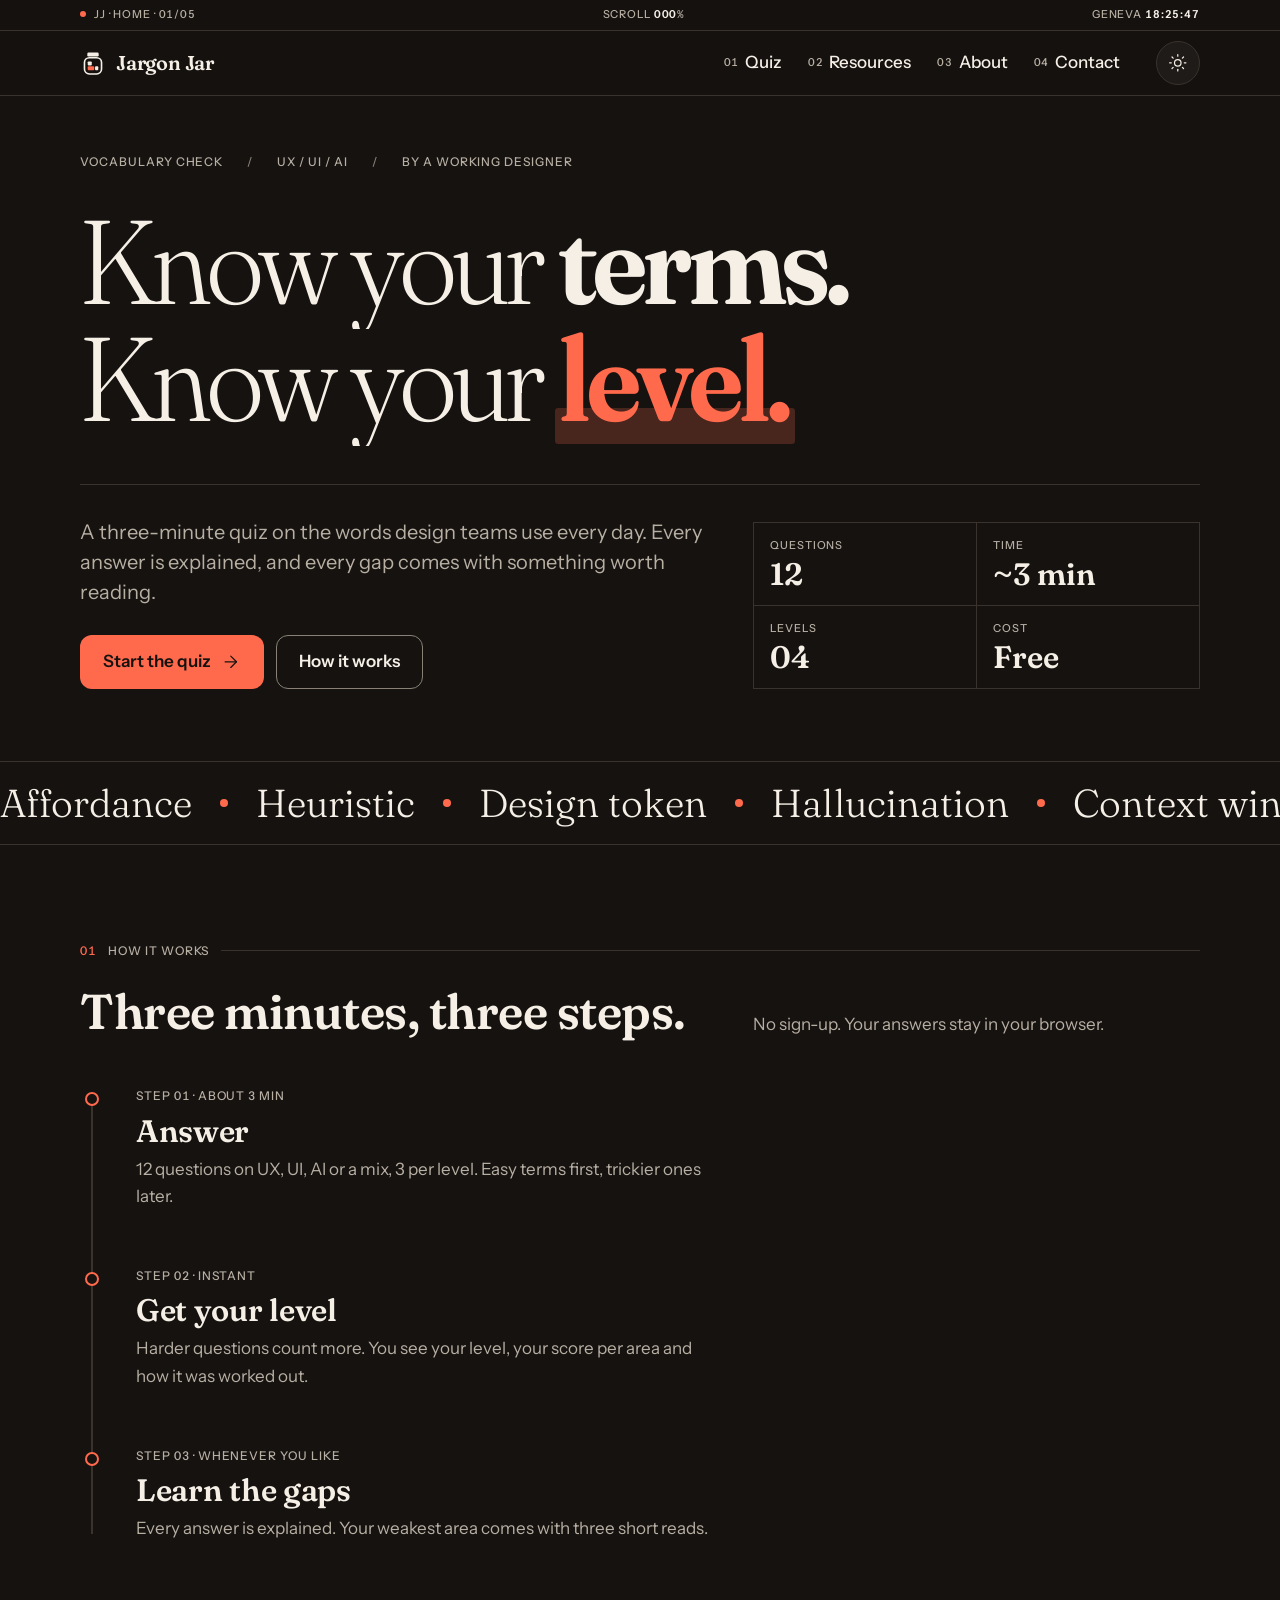
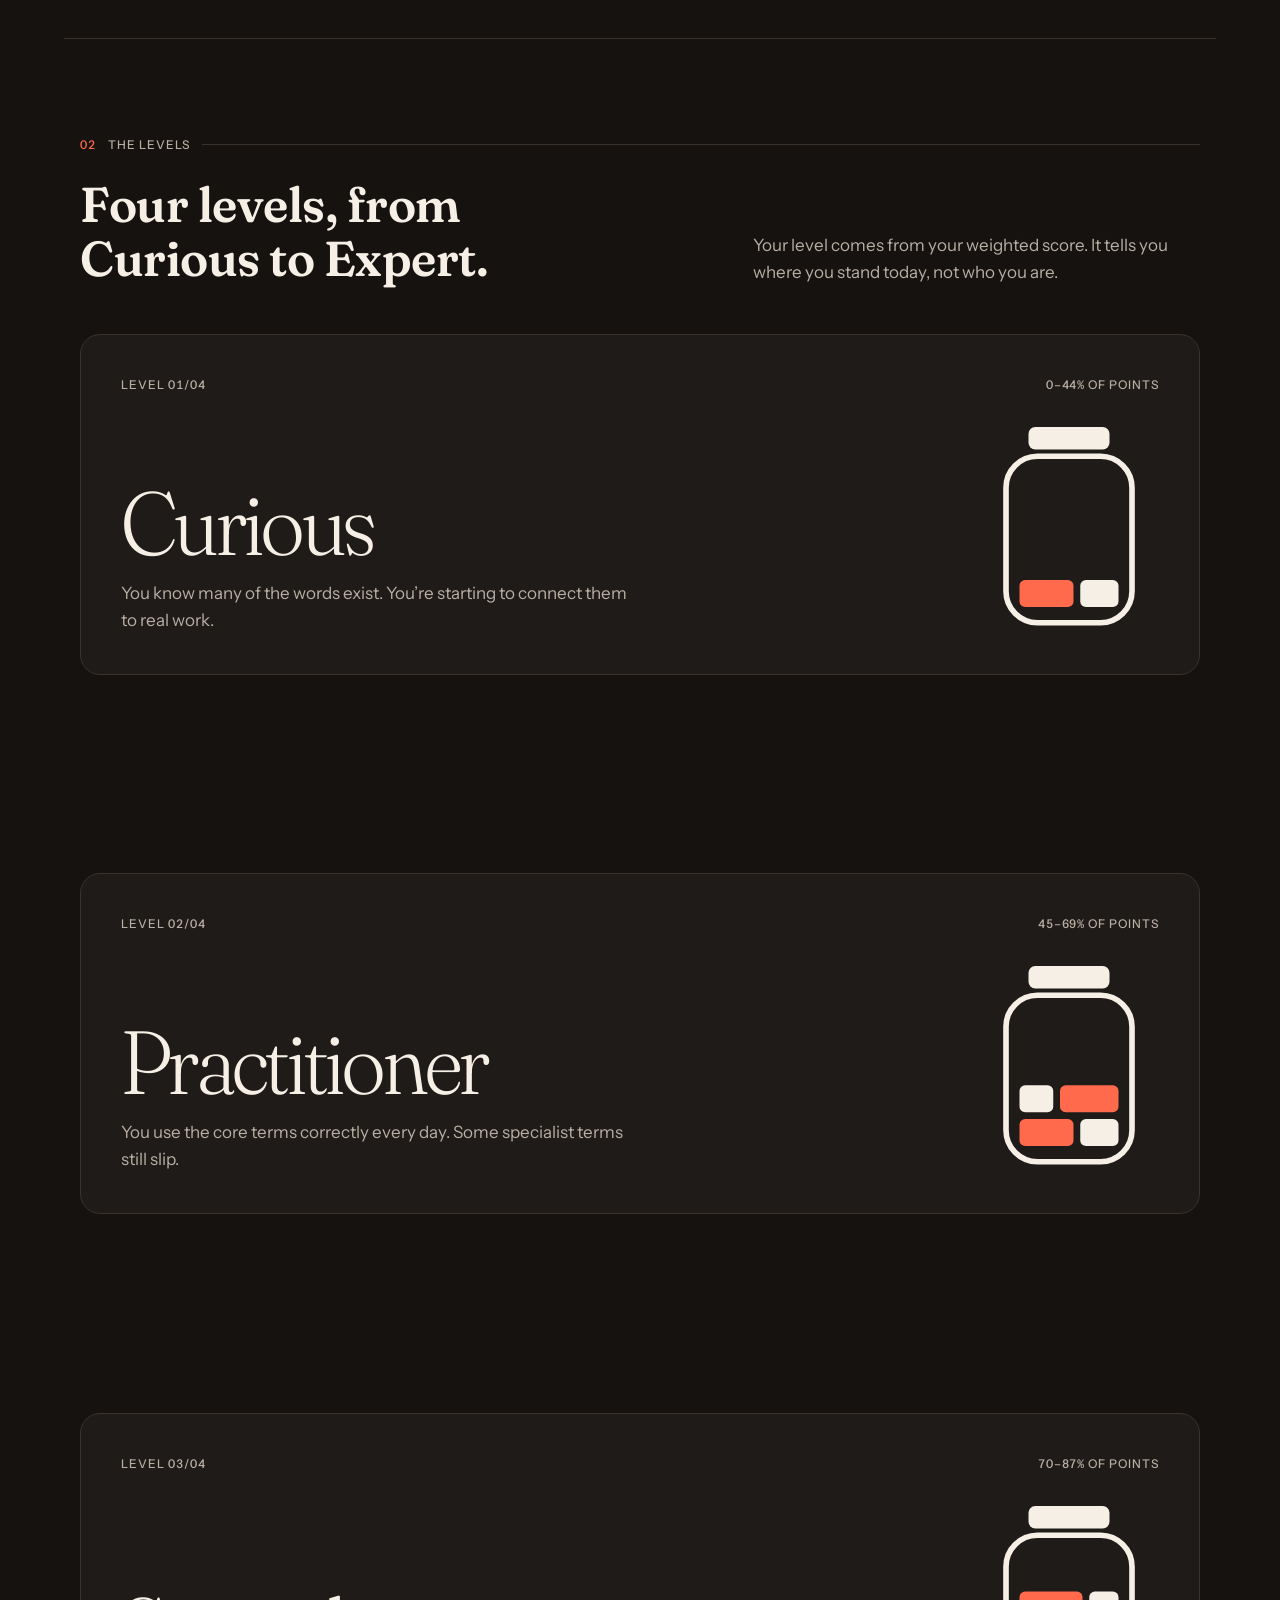
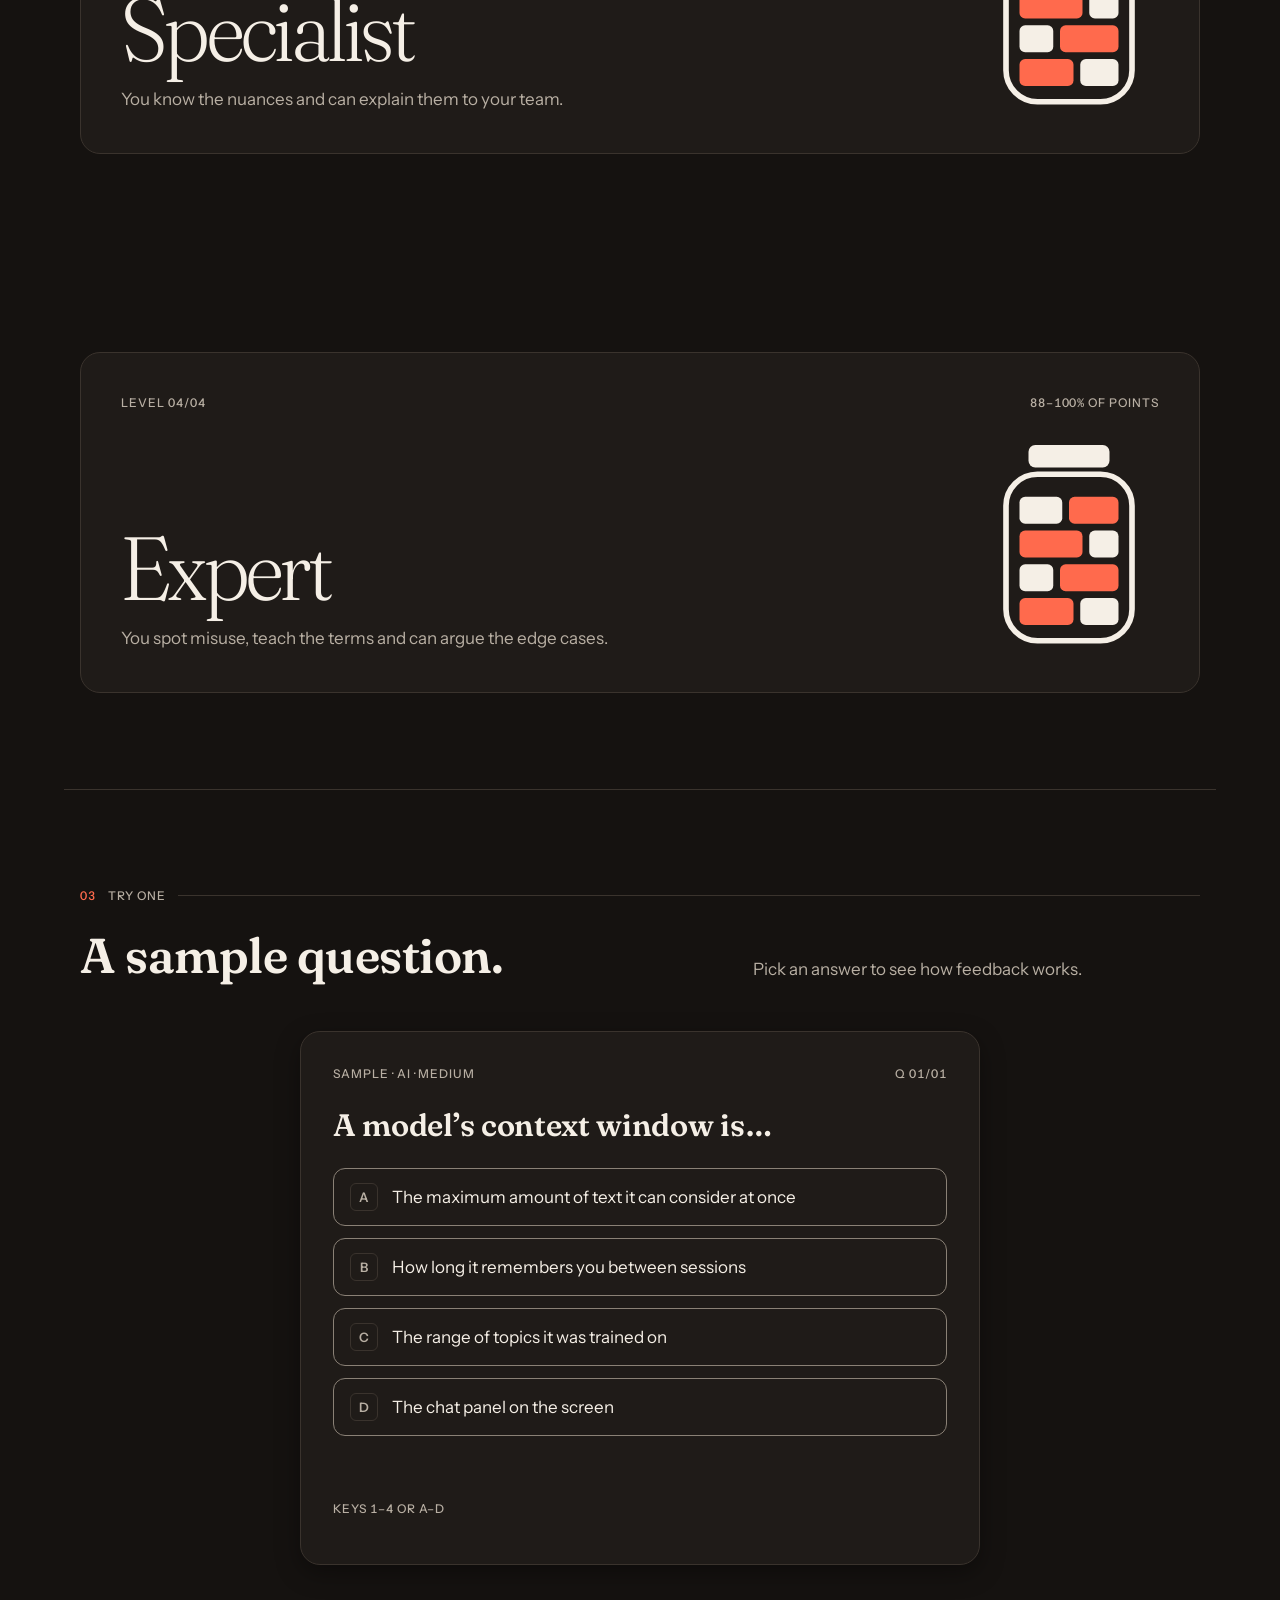
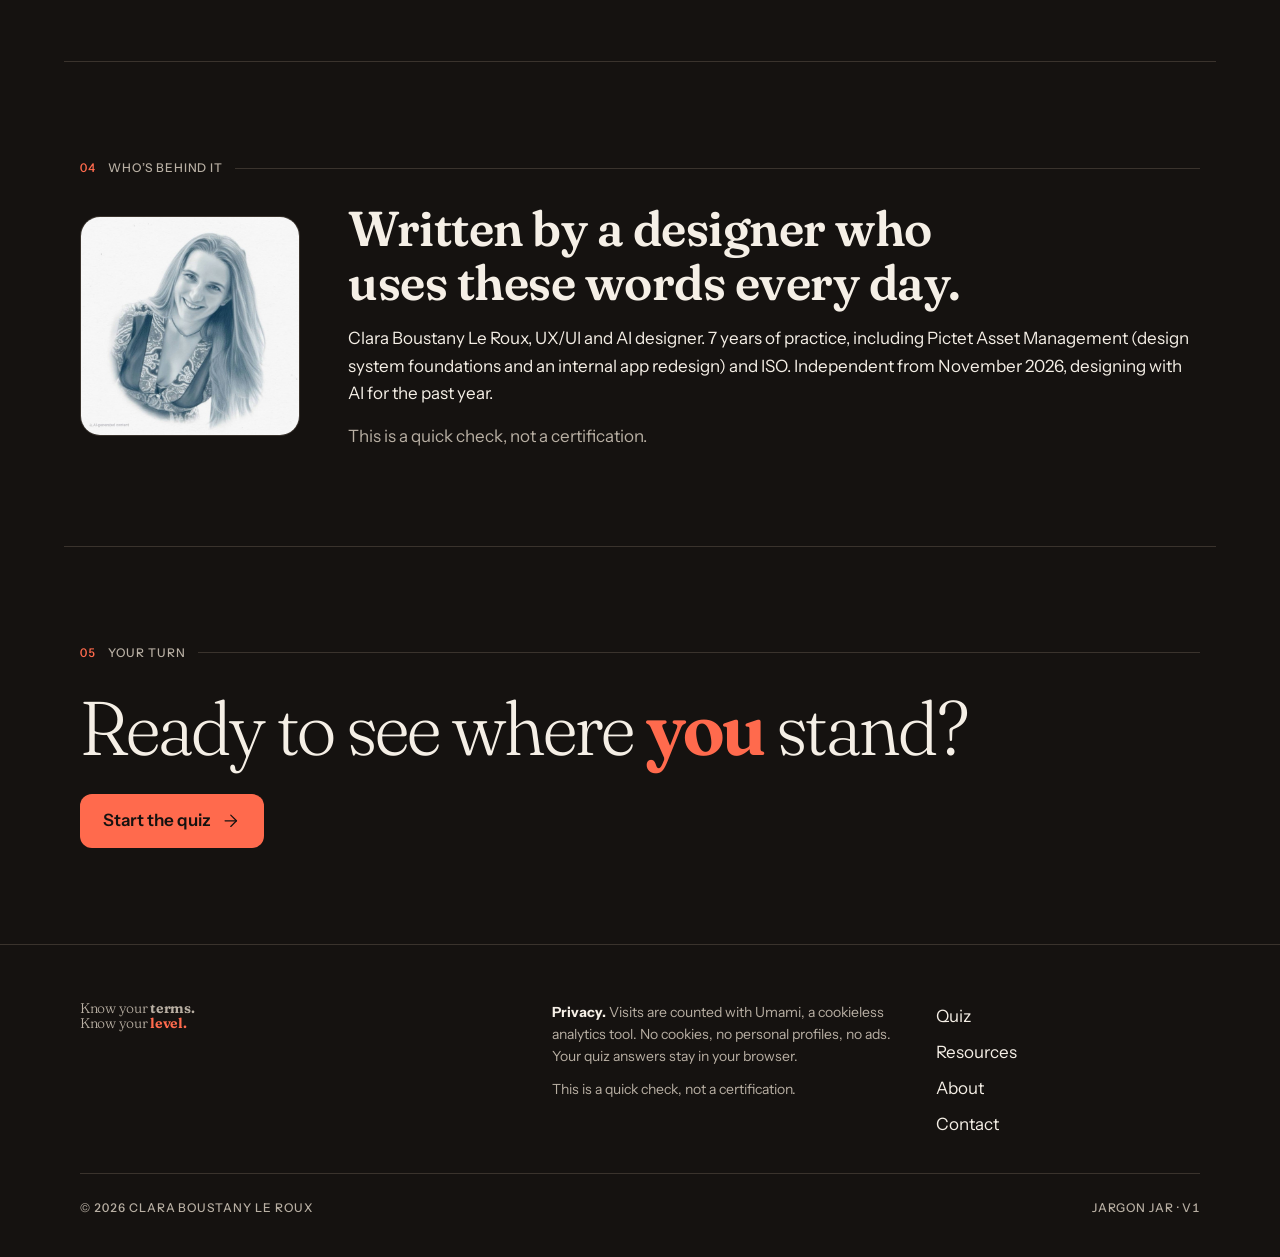
<file: site/index.html>
<!doctype html>
<html lang="en">
<head>
<meta charset="utf-8">
<title>Jargon Jar</title>
<meta name="claude:viewport-fit-sides" content="cover">
<meta name="viewport" content="width=device-width, initial-scale=1, viewport-fit=cover">
<meta name="description" content="A 3-minute quiz on UX, UI and AI vocabulary. Get your level, see every answer explained, and find what to read next.">
<link rel="canonical" href="https://jargonjar.com/">
<meta property="og:type" content="website">
<meta property="og:site_name" content="Jargon Jar">
<meta property="og:title" content="Jargon Jar">
<meta property="og:description" content="A 3-minute quiz on UX, UI and AI vocabulary. Get your level, see every answer explained, and find what to read next.">
<meta property="og:url" content="https://jargonjar.com/">
<meta property="og:image" content="https://jargonjar.com/og-image.png">
<meta property="og:image:width" content="1200">
<meta property="og:image:height" content="630">
<meta name="twitter:card" content="summary_large_image">
<link rel="icon" href="favicon.svg" type="image/svg+xml">
<meta name="theme-color" content="#151210">
<script>
/* Runs before paint: theme (dark by default, light only if the visitor chose it), and whether to show the preloader (first visit per session, motion allowed). */
(function(){var d=document.documentElement;d.classList.add("js");
var t="dark";try{var st=localStorage.getItem("jj-theme");if(st==="light")t=st}catch(e){}d.setAttribute("data-theme",t);
var rm=window.matchMedia&&matchMedia("(prefers-reduced-motion: reduce)").matches,seen=false;
try{seen=sessionStorage.getItem("jj-seen")==="1"}catch(e){}
d.classList.add(!rm&&!seen?"is-preloading":"is-ready");})();
</script>
<!-- Before launch: self-host Fraunces (variable, Latin subset) and Instrument Sans as woff2 with font-display: swap. -->
<link rel="preconnect" href="https://fonts.googleapis.com">
<link rel="preconnect" href="https://fonts.gstatic.com" crossorigin>
<link rel="stylesheet" href="https://fonts.googleapis.com/css2?family=Fraunces:opsz,wght,SOFT,WONK@9..144,300..700,0..100,0..1&family=Instrument+Sans:wght@400;500;600&display=swap">
<link rel="stylesheet" href="assets/styles.css">
<script defer src="https://cloud.umami.is/script.js" data-website-id="3cf4d96e-7639-43e4-8cbe-5ec49c43757b"></script>
<script defer src="assets/app.js"></script>
</head>
<body data-page="home">
<a class="skip" href="#main">Skip to content</a>
<div class="preloader" aria-hidden="true">
  <div class="preloader-top hud-text"><span>Jargon Jar</span><span>Filling the jar</span></div>
  <div class="preloader-count"><span data-pre-count>000</span><small>%</small></div>
  <div class="preloader-bar"><span></span></div>
</div>
<header class="site-header" id="siteHeader">
  <div class="hud" aria-hidden="true">
    <div class="frame hud-row">
      <span class="live hud-hide-sm">JJ · Home · 01/05</span>
      <span>Scroll <b data-hud="scroll">000</b>%</span>
      <span data-hud-visits hidden>Visits <b data-hud="visits">0</b></span>
      <span>Geneva <b data-hud="clock">--:--:--</b></span>
    </div>
  </div>
  <div class="frame nav-row">
    <a class="logo" href="index.html" aria-label="Jargon Jar, home">
      <svg viewBox="0 0 32 32" aria-hidden="true"><rect x="9" y="3" width="14" height="5" rx="1.5" class="f-t"/><rect x="5.5" y="9.5" width="21" height="20" rx="6" fill="none" class="s-t" stroke-width="2"/><rect x="9.5" y="20" width="8" height="5" rx="1.2" class="f-a"/><rect x="18.5" y="20" width="4" height="5" rx="1.2" class="f-t"/><rect x="9.5" y="14" width="5" height="5" rx="1.2" class="f-t"/></svg>
      Jargon Jar
    </a>
    <nav class="nav" aria-label="Main"><a href="quiz.html"><span class="n">01</span>Quiz</a><a href="resources.html"><span class="n">02</span>Resources</a><a href="about.html"><span class="n">03</span>About</a><a href="contact.html"><span class="n">04</span>Contact</a></nav>
    <button class="theme-toggle" id="themeToggle" type="button" aria-label="Switch to dark mode">
      <svg class="icon moon" viewBox="0 0 24 24" aria-hidden="true"><path d="M12 3a6 6 0 0 0 9 9 9 9 0 1 1-9-9Z"/></svg>
      <svg class="icon sun" viewBox="0 0 24 24" aria-hidden="true"><circle cx="12" cy="12" r="4"/><path d="M12 2v2"/><path d="M12 20v2"/><path d="m4.93 4.93 1.41 1.41"/><path d="m17.66 17.66 1.41 1.41"/><path d="M2 12h2"/><path d="M20 12h2"/><path d="m6.34 17.66-1.41 1.41"/><path d="m19.07 4.93-1.41 1.41"/></svg>
    </button>
  </div>
</header>
<main id="main">
  <section class="hero frame" aria-labelledby="heroTitle">
    <p class="hero-meta hud-text"><span>Vocabulary check</span><span>UX / UI / AI</span><span>By a working designer</span></p>
    <h1 class="display lines" id="heroTitle">
      <span class="line"><span style="--i:0">Know your <strong>terms.</strong></span></span>
      <span class="line"><span style="--i:1">Know your <strong class="hl">level.</strong></span></span>
    </h1>
    <div class="hero-foot">
      <div class="hero-copy">
        <p class="lead">A three-minute quiz on the words design teams use every day. Every answer is explained, and every gap comes with something worth reading.</p>
        <div class="btn-row">
          <a class="btn btn-primary" href="quiz.html">Start the quiz <svg class="icon" viewBox="0 0 24 24" aria-hidden="true"><path d="M5 12h14"/><path d="m12 5 7 7-7 7"/></svg></a>
          <a class="btn btn-ghost" href="#how">How it works</a>
        </div>
      </div>
      <dl class="readout" aria-label="Quiz facts">
        <div><dt>Questions</dt><dd>12</dd></div>
        <div><dt>Time</dt><dd>~3 min</dd></div>
        <div><dt>Levels</dt><dd>04</dd></div>
        <div><dt>Cost</dt><dd>Free</dd></div>
      </dl>
    </div>
  </section>

  <div class="ticker" aria-hidden="true">
    <div class="ticker-track"><ul><li>Affordance</li><li>Heuristic</li><li>Design token</li><li>Hallucination</li><li>Context window</li><li>Persona</li><li>Kerning</li><li>Embedding</li><li>Tree testing</li><li>Progressive disclosure</li><li>Prompt injection</li><li>Empty state</li><li>Fitts’s Law</li><li>RAG</li><li>x-height</li><li>Journey map</li><li>Few-shot</li><li>WCAG 2.2</li></ul><ul><li>Affordance</li><li>Heuristic</li><li>Design token</li><li>Hallucination</li><li>Context window</li><li>Persona</li><li>Kerning</li><li>Embedding</li><li>Tree testing</li><li>Progressive disclosure</li><li>Prompt injection</li><li>Empty state</li><li>Fitts’s Law</li><li>RAG</li><li>x-height</li><li>Journey map</li><li>Few-shot</li><li>WCAG 2.2</li></ul></div>
  </div>

  <section class="section frame" id="how" aria-labelledby="howTitle">
    <p class="sec-label hud-text"><span class="num">01</span><span>How it works</span></p>
    <div class="sec-head"><h2 id="howTitle">Three minutes, three steps.</h2><p>No sign-up. Your answers stay in your browser.</p></div>
    <div class="timeline">
      <div class="timeline-line" aria-hidden="true"><span></span></div>
      <ol>
        <li data-reveal><span class="hud-text">Step 01 · about 3 min</span><h3>Answer</h3><p>12 questions on UX, UI, AI or a mix, 3 per level. Easy terms first, trickier ones later.</p></li>
        <li data-reveal><span class="hud-text">Step 02 · instant</span><h3>Get your level</h3><p>Harder questions count more. You see your level, your score per area and how it was worked out.</p></li>
        <li data-reveal><span class="hud-text">Step 03 · whenever you like</span><h3>Learn the gaps</h3><p>Every answer is explained. Your weakest area comes with three short reads.</p></li>
      </ol>
    </div>
  </section>

  <section class="section frame" aria-labelledby="levelsTitle">
    <p class="sec-label hud-text"><span class="num">02</span><span>The levels</span></p>
    <div class="sec-head"><h2 id="levelsTitle">Four levels, from Curious to Expert.</h2><p>Your level comes from your weighted score. It tells you where you stand today, not who you are.</p></div>
    <ul class="stack" role="list"><li class="stack-card" style="--i:0"><article class="level-card">
        <div class="top hud-text"><span>Level 01/04</span><span>0–44% of points</span></div>
        <div><h3>Curious</h3><p>You know many of the words exist. You’re starting to connect them to real work.</p></div>
        <svg class="jar" viewBox="0 0 80 96" width="180" height="216" aria-hidden="true"><rect x="22" y="4" width="36" height="10" rx="3" class="f-t"/><rect x="12" y="17" width="56" height="74" rx="14" fill="none" class="s-t" stroke-width="2.5"/><rect x="18" y="72" width="24" height="12" rx="2.5" class="f-a"/><rect x="45" y="72" width="17" height="12" rx="2.5" class="f-t"/></svg>
      </article></li><li class="stack-card" style="--i:1"><article class="level-card">
        <div class="top hud-text"><span>Level 02/04</span><span>45–69% of points</span></div>
        <div><h3>Practitioner</h3><p>You use the core terms correctly every day. Some specialist terms still slip.</p></div>
        <svg class="jar" viewBox="0 0 80 96" width="180" height="216" aria-hidden="true"><rect x="22" y="4" width="36" height="10" rx="3" class="f-t"/><rect x="12" y="17" width="56" height="74" rx="14" fill="none" class="s-t" stroke-width="2.5"/><rect x="18" y="72" width="24" height="12" rx="2.5" class="f-a"/><rect x="45" y="72" width="17" height="12" rx="2.5" class="f-t"/><rect x="18" y="57" width="15" height="12" rx="2.5" class="f-t"/><rect x="36" y="57" width="26" height="12" rx="2.5" class="f-a"/></svg>
      </article></li><li class="stack-card" style="--i:2"><article class="level-card">
        <div class="top hud-text"><span>Level 03/04</span><span>70–87% of points</span></div>
        <div><h3>Specialist</h3><p>You know the nuances and can explain them to your team.</p></div>
        <svg class="jar" viewBox="0 0 80 96" width="180" height="216" aria-hidden="true"><rect x="22" y="4" width="36" height="10" rx="3" class="f-t"/><rect x="12" y="17" width="56" height="74" rx="14" fill="none" class="s-t" stroke-width="2.5"/><rect x="18" y="72" width="24" height="12" rx="2.5" class="f-a"/><rect x="45" y="72" width="17" height="12" rx="2.5" class="f-t"/><rect x="18" y="57" width="15" height="12" rx="2.5" class="f-t"/><rect x="36" y="57" width="26" height="12" rx="2.5" class="f-a"/><rect x="18" y="42" width="28" height="12" rx="2.5" class="f-a"/><rect x="49" y="42" width="13" height="12" rx="2.5" class="f-t"/></svg>
      </article></li><li class="stack-card" style="--i:3"><article class="level-card">
        <div class="top hud-text"><span>Level 04/04</span><span>88–100% of points</span></div>
        <div><h3>Expert</h3><p>You spot misuse, teach the terms and can argue the edge cases.</p></div>
        <svg class="jar" viewBox="0 0 80 96" width="180" height="216" aria-hidden="true"><rect x="22" y="4" width="36" height="10" rx="3" class="f-t"/><rect x="12" y="17" width="56" height="74" rx="14" fill="none" class="s-t" stroke-width="2.5"/><rect x="18" y="72" width="24" height="12" rx="2.5" class="f-a"/><rect x="45" y="72" width="17" height="12" rx="2.5" class="f-t"/><rect x="18" y="57" width="15" height="12" rx="2.5" class="f-t"/><rect x="36" y="57" width="26" height="12" rx="2.5" class="f-a"/><rect x="18" y="42" width="28" height="12" rx="2.5" class="f-a"/><rect x="49" y="42" width="13" height="12" rx="2.5" class="f-t"/><rect x="18" y="27" width="19" height="12" rx="2.5" class="f-t"/><rect x="40" y="27" width="22" height="12" rx="2.5" class="f-a"/></svg>
      </article></li></ul>
  </section>

  <section class="section frame" aria-labelledby="sampleTitle">
    <p class="sec-label hud-text"><span class="num">03</span><span>Try one</span></p>
    <div class="sec-head"><h2 id="sampleTitle">A sample question.</h2><p>Pick an answer to see how feedback works.</p></div>
    <div class="column"><div id="sample"></div></div>
    <script type="application/json" id="sampleData">{"id": 48, "category": "ai", "difficulty": 2, "term": "Context window", "question": "A model’s context window is…", "correct": "The maximum amount of text it can consider at once", "distractors": ["The chat panel on the screen", "How long it remembers you between sessions", "The range of topics it was trained on"], "explanation": "The context window caps how many tokens fit in one request, prompt and response included. Past that, earlier content has to be cut or summarized."}</script>
  </section>

  <section class="section frame" aria-labelledby="trustTitle">
    <p class="sec-label hud-text"><span class="num">04</span><span>Who’s behind it</span></p>
    <div class="trust">
      <figure class="portrait-photo">
        <img src="assets/img/clara-portrait.jpg" width="640" height="640" loading="lazy" decoding="async" alt="Pencil-style portrait of Clara Boustany Le Roux, smiling, with long hair.">
      </figure>
      <div class="prose" style="gap:16px">
        <h2 id="trustTitle">Written by a designer who uses these words every day.</h2>
        <p>Clara Boustany Le Roux, UX/UI and AI designer. 7 years of practice, including Pictet Asset Management (design system foundations and an internal app redesign) and ISO. Independent from November 2026, designing with AI for the past year.</p>
        <p class="muted">This is a quick check, not a certification.</p>
      </div>
    </div>
  </section>

  <section class="section frame">
    <div class="cta">
      <p class="sec-label hud-text" style="width:100%;margin:0"><span class="num">05</span><span>Your turn</span></p>
      <h2 class="page-title">Ready to see where <strong class="accent">you</strong> stand?</h2>
      <a class="btn btn-primary" href="quiz.html">Start the quiz <svg class="icon" viewBox="0 0 24 24" aria-hidden="true"><path d="M5 12h14"/><path d="m12 5 7 7-7 7"/></svg></a>
    </div>
  </section>
</main>
<footer class="site-footer">
  <div class="frame footer-grid">
    <p class="footer-mark">Know your <strong>terms.</strong><br>Know your <strong class="accent">level.</strong></p>
    <div style="display:flex;flex-direction:column;gap:10px">
      <p><strong style="color:var(--text)">Privacy.</strong> Visits are counted with Umami, a cookieless analytics tool. No cookies, no personal profiles, no ads. Your quiz answers stay in your browser.</p>
      <p>This is a quick check, not a certification.</p>
    </div>
    <nav aria-label="Footer"><a href="quiz.html">Quiz</a><a href="resources.html">Resources</a><a href="about.html">About</a><a href="contact.html">Contact</a></nav>
    <div class="footer-base hud-text"><span>© 2026 Clara Boustany Le Roux</span><span>Jargon Jar · v1</span></div>
  </div>
</footer>
<script defer src="assets/quiz.js"></script>
</body>
</html>
</file>
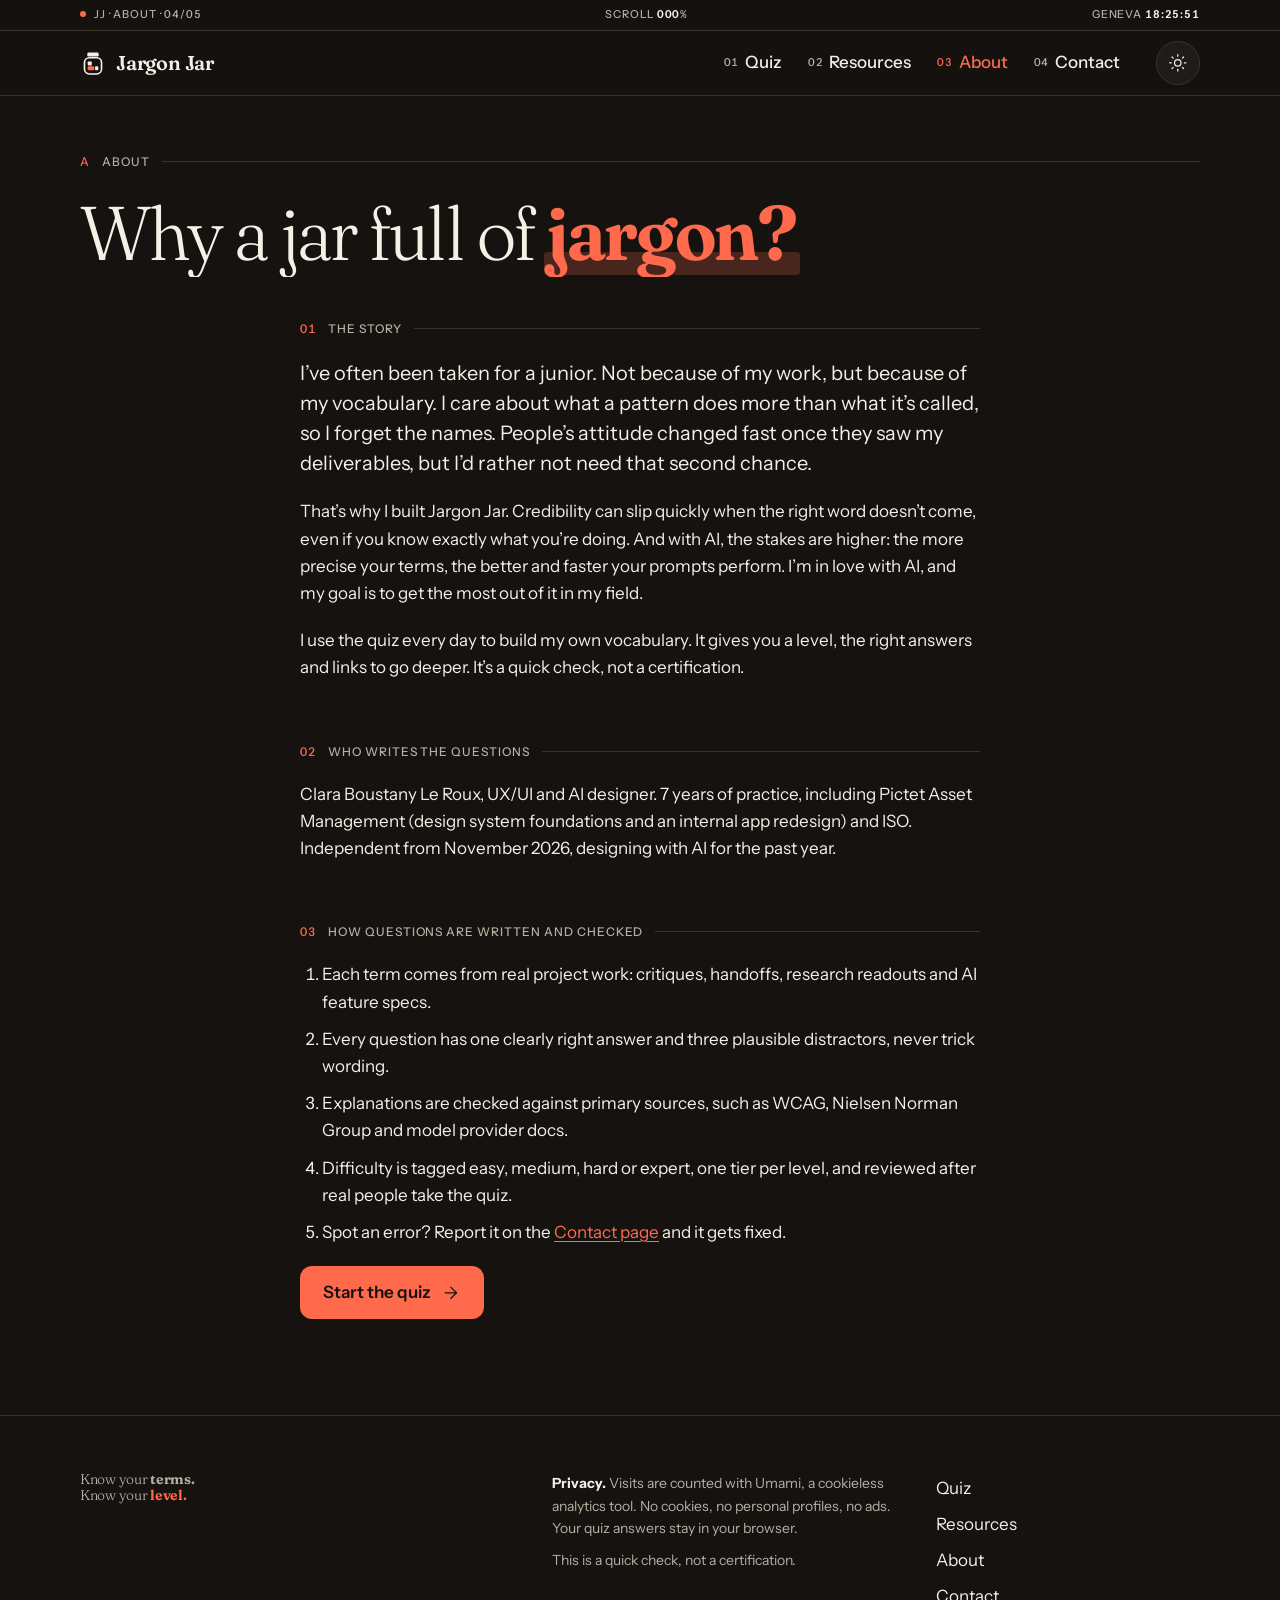
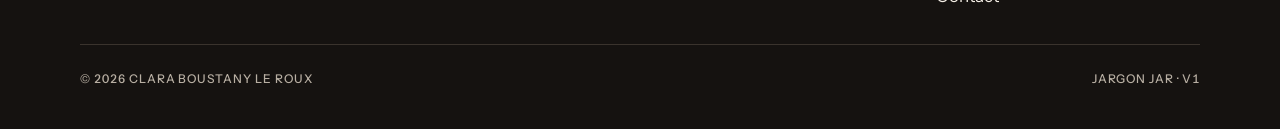
<file: site/about.html>
<!doctype html>
<html lang="en">
<head>
<meta charset="utf-8">
<title>About · Jargon Jar</title>
<meta name="viewport" content="width=device-width, initial-scale=1, viewport-fit=cover">
<meta name="description" content="Why Jargon Jar exists, who writes the questions and how every question and explanation is checked.">
<link rel="canonical" href="https://jargonjar.com/about.html">
<meta property="og:type" content="website">
<meta property="og:site_name" content="Jargon Jar">
<meta property="og:title" content="About · Jargon Jar">
<meta property="og:description" content="Why Jargon Jar exists, who writes the questions and how every question and explanation is checked.">
<meta property="og:url" content="https://jargonjar.com/about.html">
<meta property="og:image" content="https://jargonjar.com/og-image.png">
<meta property="og:image:width" content="1200">
<meta property="og:image:height" content="630">
<meta name="twitter:card" content="summary_large_image">
<link rel="icon" href="favicon.svg" type="image/svg+xml">
<meta name="theme-color" content="#151210">
<script>
/* Runs before paint: theme (dark by default, light only if the visitor chose it), and whether to show the preloader (first visit per session, motion allowed). */
(function(){var d=document.documentElement;d.classList.add("js");
var t="dark";try{var st=localStorage.getItem("jj-theme");if(st==="light")t=st}catch(e){}d.setAttribute("data-theme",t);
var rm=window.matchMedia&&matchMedia("(prefers-reduced-motion: reduce)").matches,seen=false;
try{seen=sessionStorage.getItem("jj-seen")==="1"}catch(e){}
d.classList.add(!rm&&!seen?"is-preloading":"is-ready");})();
</script>
<!-- Before launch: self-host Fraunces (variable, Latin subset) and Instrument Sans as woff2 with font-display: swap. -->
<link rel="preconnect" href="https://fonts.googleapis.com">
<link rel="preconnect" href="https://fonts.gstatic.com" crossorigin>
<link rel="stylesheet" href="https://fonts.googleapis.com/css2?family=Fraunces:opsz,wght,SOFT,WONK@9..144,300..700,0..100,0..1&family=Instrument+Sans:wght@400;500;600&display=swap">
<link rel="stylesheet" href="assets/styles.css">
<script defer src="https://cloud.umami.is/script.js" data-website-id="3cf4d96e-7639-43e4-8cbe-5ec49c43757b"></script>
<script defer src="assets/app.js"></script>
</head>
<body data-page="about">
<a class="skip" href="#main">Skip to content</a>
<div class="preloader" aria-hidden="true">
  <div class="preloader-top hud-text"><span>Jargon Jar</span><span>Filling the jar</span></div>
  <div class="preloader-count"><span data-pre-count>000</span><small>%</small></div>
  <div class="preloader-bar"><span></span></div>
</div>
<header class="site-header" id="siteHeader">
  <div class="hud" aria-hidden="true">
    <div class="frame hud-row">
      <span class="live hud-hide-sm">JJ · About · 04/05</span>
      <span>Scroll <b data-hud="scroll">000</b>%</span>
      <span data-hud-visits hidden>Visits <b data-hud="visits">0</b></span>
      <span>Geneva <b data-hud="clock">--:--:--</b></span>
    </div>
  </div>
  <div class="frame nav-row">
    <a class="logo" href="index.html" aria-label="Jargon Jar, home">
      <svg viewBox="0 0 32 32" aria-hidden="true"><rect x="9" y="3" width="14" height="5" rx="1.5" class="f-t"/><rect x="5.5" y="9.5" width="21" height="20" rx="6" fill="none" class="s-t" stroke-width="2"/><rect x="9.5" y="20" width="8" height="5" rx="1.2" class="f-a"/><rect x="18.5" y="20" width="4" height="5" rx="1.2" class="f-t"/><rect x="9.5" y="14" width="5" height="5" rx="1.2" class="f-t"/></svg>
      Jargon Jar
    </a>
    <nav class="nav" aria-label="Main"><a href="quiz.html"><span class="n">01</span>Quiz</a><a href="resources.html"><span class="n">02</span>Resources</a><a href="about.html" aria-current="page"><span class="n">03</span>About</a><a href="contact.html"><span class="n">04</span>Contact</a></nav>
    <button class="theme-toggle" id="themeToggle" type="button" aria-label="Switch to dark mode">
      <svg class="icon moon" viewBox="0 0 24 24" aria-hidden="true"><path d="M12 3a6 6 0 0 0 9 9 9 9 0 1 1-9-9Z"/></svg>
      <svg class="icon sun" viewBox="0 0 24 24" aria-hidden="true"><circle cx="12" cy="12" r="4"/><path d="M12 2v2"/><path d="M12 20v2"/><path d="m4.93 4.93 1.41 1.41"/><path d="m17.66 17.66 1.41 1.41"/><path d="M2 12h2"/><path d="M20 12h2"/><path d="m6.34 17.66-1.41 1.41"/><path d="m19.07 4.93-1.41 1.41"/></svg>
    </button>
  </div>
</header>
<main id="main">
  <section class="page-head frame">
    <p class="sec-label hud-text"><span class="num">A</span><span>About</span></p>
    <h1 class="page-title lines"><span class="line"><span>Why a jar full of <strong class="hl">jargon?</strong></span></span></h1>
  </section>
  <section class="frame" style="padding-bottom:96px">
    <div class="column prose">
      <p class="sec-label hud-text" style="margin-top:0"><span class="num">01</span><span>The story</span></p>
      <p class="lead" style="color:var(--text)">I’ve often been taken for a junior. Not because of my work, but because of my vocabulary. I care about what a pattern does more than what it’s called, so I forget the names. People’s attitude changed fast once they saw my deliverables, but I’d rather not need that second chance.</p>
      <p>That’s why I built Jargon Jar. Credibility can slip quickly when the right word doesn’t come, even if you know exactly what you’re doing. And with AI, the stakes are higher: the more precise your terms, the better and faster your prompts perform. I’m in love with AI, and my goal is to get the most out of it in my field.</p>
      <p>I use the quiz every day to build my own vocabulary. It gives you a level, the right answers and links to go deeper. It’s a quick check, not a certification.</p>

      <p class="sec-label hud-text"><span class="num">02</span><span>Who writes the questions</span></p>
      <p>Clara Boustany Le Roux, UX/UI and AI designer. 7 years of practice, including Pictet Asset Management (design system foundations and an internal app redesign) and ISO. Independent from November 2026, designing with AI for the past year.</p>

      <p class="sec-label hud-text"><span class="num">03</span><span>How questions are written and checked</span></p>
      <ol>
        <li>Each term comes from real project work: critiques, handoffs, research readouts and AI feature specs.</li>
        <li>Every question has one clearly right answer and three plausible distractors, never trick wording.</li>
        <li>Explanations are checked against primary sources, such as WCAG, Nielsen Norman Group and model provider docs.</li>
        <li>Difficulty is tagged easy, medium, hard or expert, one tier per level, and reviewed after real people take the quiz.</li>
        <li>Spot an error? Report it on the <a href="contact.html">Contact page</a> and it gets fixed.</li>
      </ol>
      <div class="btn-row"><a class="btn btn-primary" href="quiz.html">Start the quiz <svg class="icon" viewBox="0 0 24 24" aria-hidden="true"><path d="M5 12h14"/><path d="m12 5 7 7-7 7"/></svg></a></div>
    </div>
  </section>
</main>
<footer class="site-footer">
  <div class="frame footer-grid">
    <p class="footer-mark">Know your <strong>terms.</strong><br>Know your <strong class="accent">level.</strong></p>
    <div style="display:flex;flex-direction:column;gap:10px">
      <p><strong style="color:var(--text)">Privacy.</strong> Visits are counted with Umami, a cookieless analytics tool. No cookies, no personal profiles, no ads. Your quiz answers stay in your browser.</p>
      <p>This is a quick check, not a certification.</p>
    </div>
    <nav aria-label="Footer"><a href="quiz.html">Quiz</a><a href="resources.html">Resources</a><a href="about.html">About</a><a href="contact.html">Contact</a></nav>
    <div class="footer-base hud-text"><span>© 2026 Clara Boustany Le Roux</span><span>Jargon Jar · v1</span></div>
  </div>
</footer>
</body>
</html>
</file>
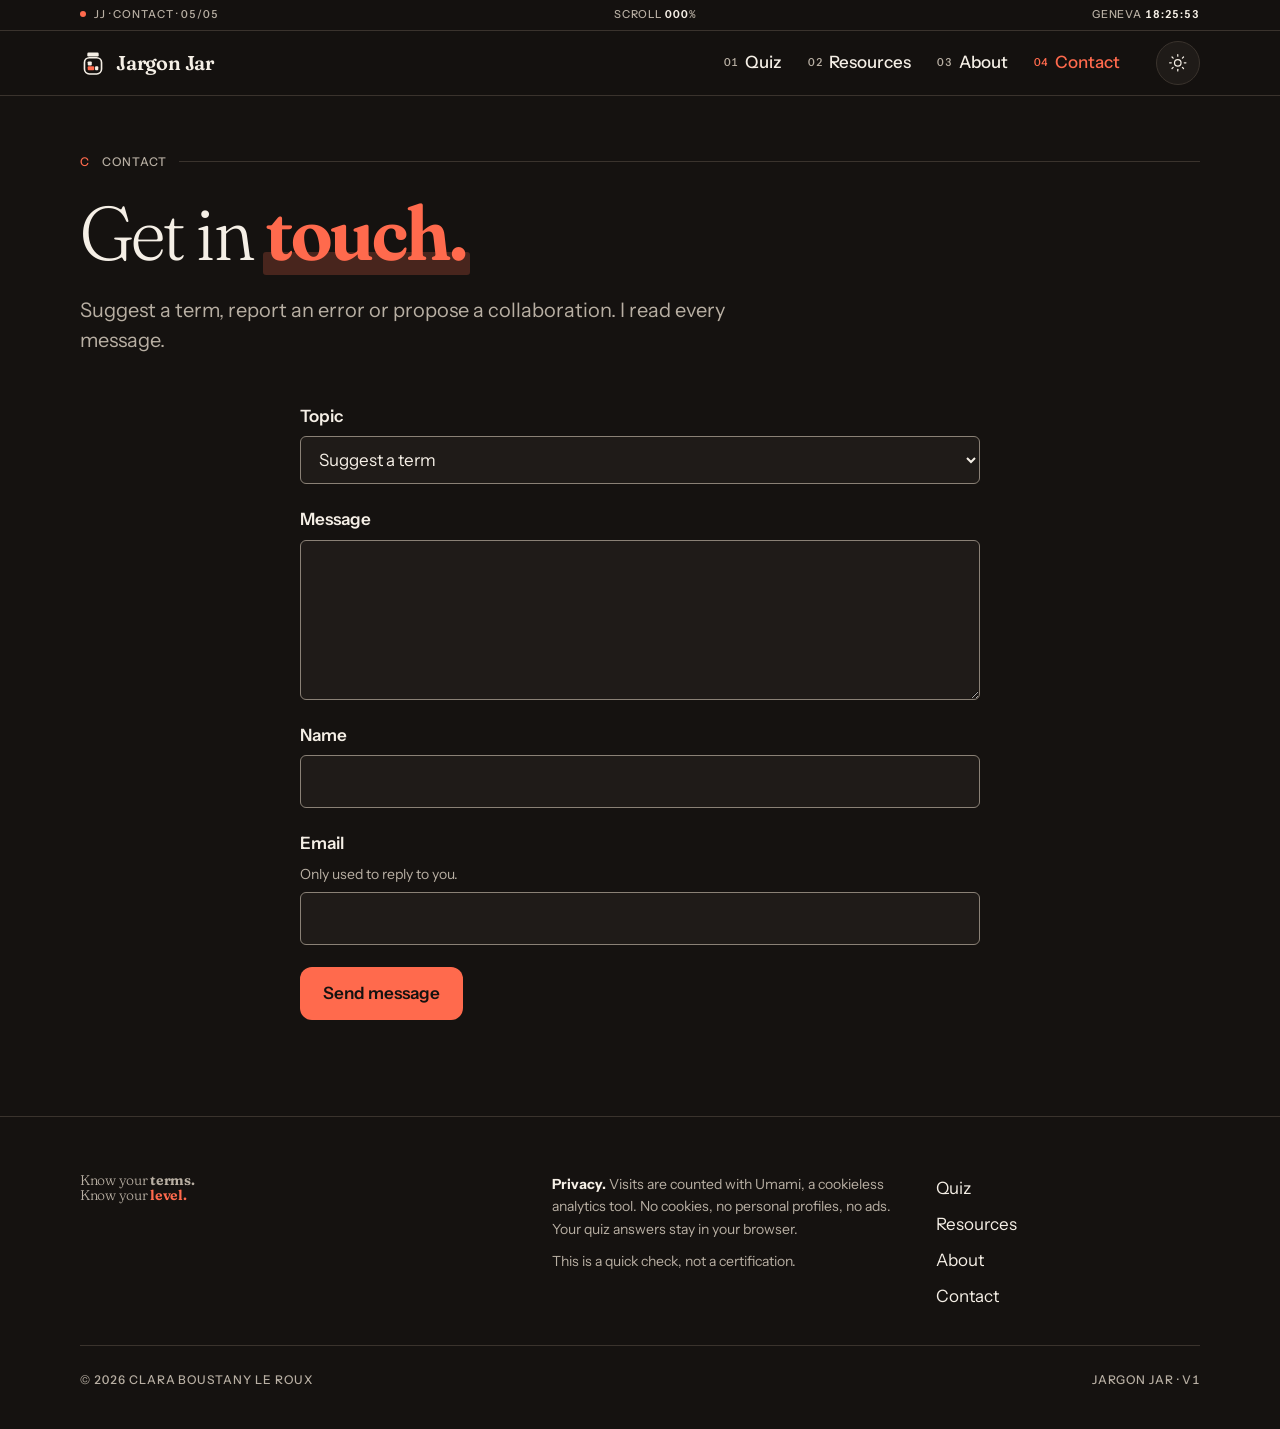
<file: site/contact.html>
<!doctype html>
<html lang="en">
<head>
<meta charset="utf-8">
<title>Contact · Jargon Jar</title>
<meta name="viewport" content="width=device-width, initial-scale=1, viewport-fit=cover">
<meta name="description" content="Suggest a term, report an error or propose a collaboration with Jargon Jar.">
<link rel="canonical" href="https://jargonjar.com/contact.html">
<meta property="og:type" content="website">
<meta property="og:site_name" content="Jargon Jar">
<meta property="og:title" content="Contact · Jargon Jar">
<meta property="og:description" content="Suggest a term, report an error or propose a collaboration with Jargon Jar.">
<meta property="og:url" content="https://jargonjar.com/contact.html">
<meta property="og:image" content="https://jargonjar.com/og-image.png">
<meta property="og:image:width" content="1200">
<meta property="og:image:height" content="630">
<meta name="twitter:card" content="summary_large_image">
<link rel="icon" href="favicon.svg" type="image/svg+xml">
<meta name="theme-color" content="#151210">
<script>
/* Runs before paint: theme (dark by default, light only if the visitor chose it), and whether to show the preloader (first visit per session, motion allowed). */
(function(){var d=document.documentElement;d.classList.add("js");
var t="dark";try{var st=localStorage.getItem("jj-theme");if(st==="light")t=st}catch(e){}d.setAttribute("data-theme",t);
var rm=window.matchMedia&&matchMedia("(prefers-reduced-motion: reduce)").matches,seen=false;
try{seen=sessionStorage.getItem("jj-seen")==="1"}catch(e){}
d.classList.add(!rm&&!seen?"is-preloading":"is-ready");})();
</script>
<!-- Before launch: self-host Fraunces (variable, Latin subset) and Instrument Sans as woff2 with font-display: swap. -->
<link rel="preconnect" href="https://fonts.googleapis.com">
<link rel="preconnect" href="https://fonts.gstatic.com" crossorigin>
<link rel="stylesheet" href="https://fonts.googleapis.com/css2?family=Fraunces:opsz,wght,SOFT,WONK@9..144,300..700,0..100,0..1&family=Instrument+Sans:wght@400;500;600&display=swap">
<link rel="stylesheet" href="assets/styles.css">
<script defer src="https://cloud.umami.is/script.js" data-website-id="3cf4d96e-7639-43e4-8cbe-5ec49c43757b"></script>
<script defer src="assets/app.js"></script>
</head>
<body data-page="contact">
<a class="skip" href="#main">Skip to content</a>
<div class="preloader" aria-hidden="true">
  <div class="preloader-top hud-text"><span>Jargon Jar</span><span>Filling the jar</span></div>
  <div class="preloader-count"><span data-pre-count>000</span><small>%</small></div>
  <div class="preloader-bar"><span></span></div>
</div>
<header class="site-header" id="siteHeader">
  <div class="hud" aria-hidden="true">
    <div class="frame hud-row">
      <span class="live hud-hide-sm">JJ · Contact · 05/05</span>
      <span>Scroll <b data-hud="scroll">000</b>%</span>
      <span data-hud-visits hidden>Visits <b data-hud="visits">0</b></span>
      <span>Geneva <b data-hud="clock">--:--:--</b></span>
    </div>
  </div>
  <div class="frame nav-row">
    <a class="logo" href="index.html" aria-label="Jargon Jar, home">
      <svg viewBox="0 0 32 32" aria-hidden="true"><rect x="9" y="3" width="14" height="5" rx="1.5" class="f-t"/><rect x="5.5" y="9.5" width="21" height="20" rx="6" fill="none" class="s-t" stroke-width="2"/><rect x="9.5" y="20" width="8" height="5" rx="1.2" class="f-a"/><rect x="18.5" y="20" width="4" height="5" rx="1.2" class="f-t"/><rect x="9.5" y="14" width="5" height="5" rx="1.2" class="f-t"/></svg>
      Jargon Jar
    </a>
    <nav class="nav" aria-label="Main"><a href="quiz.html"><span class="n">01</span>Quiz</a><a href="resources.html"><span class="n">02</span>Resources</a><a href="about.html"><span class="n">03</span>About</a><a href="contact.html" aria-current="page"><span class="n">04</span>Contact</a></nav>
    <button class="theme-toggle" id="themeToggle" type="button" aria-label="Switch to dark mode">
      <svg class="icon moon" viewBox="0 0 24 24" aria-hidden="true"><path d="M12 3a6 6 0 0 0 9 9 9 9 0 1 1-9-9Z"/></svg>
      <svg class="icon sun" viewBox="0 0 24 24" aria-hidden="true"><circle cx="12" cy="12" r="4"/><path d="M12 2v2"/><path d="M12 20v2"/><path d="m4.93 4.93 1.41 1.41"/><path d="m17.66 17.66 1.41 1.41"/><path d="M2 12h2"/><path d="M20 12h2"/><path d="m6.34 17.66-1.41 1.41"/><path d="m19.07 4.93-1.41 1.41"/></svg>
    </button>
  </div>
</header>
<main id="main">
  <section class="page-head frame">
    <p class="sec-label hud-text"><span class="num">C</span><span>Contact</span></p>
    <h1 class="page-title lines"><span class="line"><span>Get in <strong class="hl">touch.</strong></span></span></h1>
    <p class="lead">Suggest a term, report an error or propose a collaboration. I read every message.</p>
  </section>
  <section class="frame" style="padding-bottom:96px">
    <div class="column" id="contactArea">
      <!-- Replace YOUR-FORM-ID with your Formspree form ID (or switch to Netlify Forms). -->
      <form class="form" id="contactForm" data-endpoint="https://formspree.io/f/YOUR-FORM-ID" novalidate>
        <div class="field">
          <label for="cTopic">Topic</label>
          <select id="cTopic" name="topic"><option>Suggest a term</option><option>Report an error</option><option>Collaborate</option></select>
        </div>

        <div class="report" id="reportBlock" hidden>
          <div class="report-step">
            <span class="label" id="termLabel"><span class="step-n">1</span>Which term has the error?</span>
            <button type="button" class="picker" id="termPicker" aria-haspopup="dialog" aria-labelledby="termLabel termValue" aria-describedby="termErr">
              <span id="termValue">Search the quiz terms</span>
              <svg class="icon" viewBox="0 0 24 24" aria-hidden="true"><circle cx="11" cy="11" r="8"/><path d="m21 21-4.3-4.3"/></svg>
            </button>
            <span class="err" id="termErr" hidden></span>
            <input type="hidden" name="term" id="fTerm">
          </div>

          <fieldset class="report-step" id="partField" hidden aria-describedby="partErr">
            <legend><span class="step-n">2</span>Where is the error?</legend>
            <div class="seg">
              <div class="seg-opt"><input type="radio" name="error_location" id="partQ" value="question"><label for="partQ"><span>Question</span><small>The question title</small></label></div>
              <div class="seg-opt"><input type="radio" name="error_location" id="partA" value="correct"><label for="partA"><span>Correct answer</span><small>The right option</small></label></div>
              <div class="seg-opt"><input type="radio" name="error_location" id="partE" value="explanation"><label for="partE"><span>Explanation</span><small>The solution and guidance</small></label></div>
            </div>
            <span class="err" id="partErr" hidden></span>
          </fieldset>

          <div class="error-detail" id="errorDetail" hidden>
            <figure class="current">
              <figcaption class="hud-text" id="currentLabel">Current text</figcaption>
              <blockquote id="currentQuote"></blockquote>
            </figure>
            <input type="hidden" name="current_text" id="fCurrent">
            <div class="field">
              <label for="cFix"><span class="step-n">3</span><span id="fixLabel">What should it say?</span></label>
              <textarea id="cFix" name="suggested_text" aria-describedby="cFixErr"></textarea>
              <span class="err" id="cFixErr" hidden></span>
            </div>
            <div class="field">
              <label for="cWhy"><span class="step-n">4</span>Why is this an error?</label>
              <span class="hint" id="cWhyHint">A link to a source helps me check it faster.</span>
              <textarea id="cWhy" name="reason" aria-describedby="cWhyHint cWhyErr"></textarea>
              <span class="err" id="cWhyErr" hidden></span>
            </div>
          </div>
        </div>

        <div class="field" id="msgField">
          <label for="cMsg">Message</label>
          <textarea id="cMsg" name="message" aria-describedby="cMsgErr"></textarea>
          <span class="err" id="cMsgErr" hidden></span>
        </div>
        <div class="field">
          <label for="cName">Name</label>
          <input id="cName" name="name" autocomplete="name" aria-describedby="cNameErr">
          <span class="err" id="cNameErr" hidden></span>
        </div>
        <div class="field">
          <label for="cEmail">Email</label>
          <span class="hint" id="cEmailHint">Only used to reply to you.</span>
          <input id="cEmail" name="email" type="email" autocomplete="email" aria-describedby="cEmailHint cEmailErr">
          <span class="err" id="cEmailErr" hidden></span>
        </div>
        <div class="btn-row"><button class="btn btn-primary" type="submit">Send message</button></div>
      </form>
    </div>
  </section>
</main>

<dialog class="term-dialog" id="termDialog" aria-labelledby="termDialogTitle">
  <div class="dlg-head">
    <h2 id="termDialogTitle">Find the term</h2>
    <button type="button" class="dlg-close" id="termClose" aria-label="Close"><svg class="icon" viewBox="0 0 24 24" aria-hidden="true"><path d="M18 6 6 18"/><path d="m6 6 12 12"/></svg></button>
  </div>
  <div class="dlg-search">
    <svg class="icon" viewBox="0 0 24 24" aria-hidden="true"><circle cx="11" cy="11" r="8"/><path d="m21 21-4.3-4.3"/></svg>
    <input type="search" id="termSearch" placeholder="Search a term, e.g. kerning" aria-label="Search quiz terms" aria-controls="termList" autocomplete="off" spellcheck="false">
  </div>
  <p class="dlg-count hud-text" id="termCount" aria-live="polite"></p>
  <ul class="term-list" id="termList" aria-label="Quiz terms"></ul>
</dialog>
<footer class="site-footer">
  <div class="frame footer-grid">
    <p class="footer-mark">Know your <strong>terms.</strong><br>Know your <strong class="accent">level.</strong></p>
    <div style="display:flex;flex-direction:column;gap:10px">
      <p><strong style="color:var(--text)">Privacy.</strong> Visits are counted with Umami, a cookieless analytics tool. No cookies, no personal profiles, no ads. Your quiz answers stay in your browser.</p>
      <p>This is a quick check, not a certification.</p>
    </div>
    <nav aria-label="Footer"><a href="quiz.html">Quiz</a><a href="resources.html">Resources</a><a href="about.html">About</a><a href="contact.html">Contact</a></nav>
    <div class="footer-base hud-text"><span>© 2026 Clara Boustany Le Roux</span><span>Jargon Jar · v1</span></div>
  </div>
</footer>
<script defer src="assets/contact.js"></script>
</body>
</html>
</file>
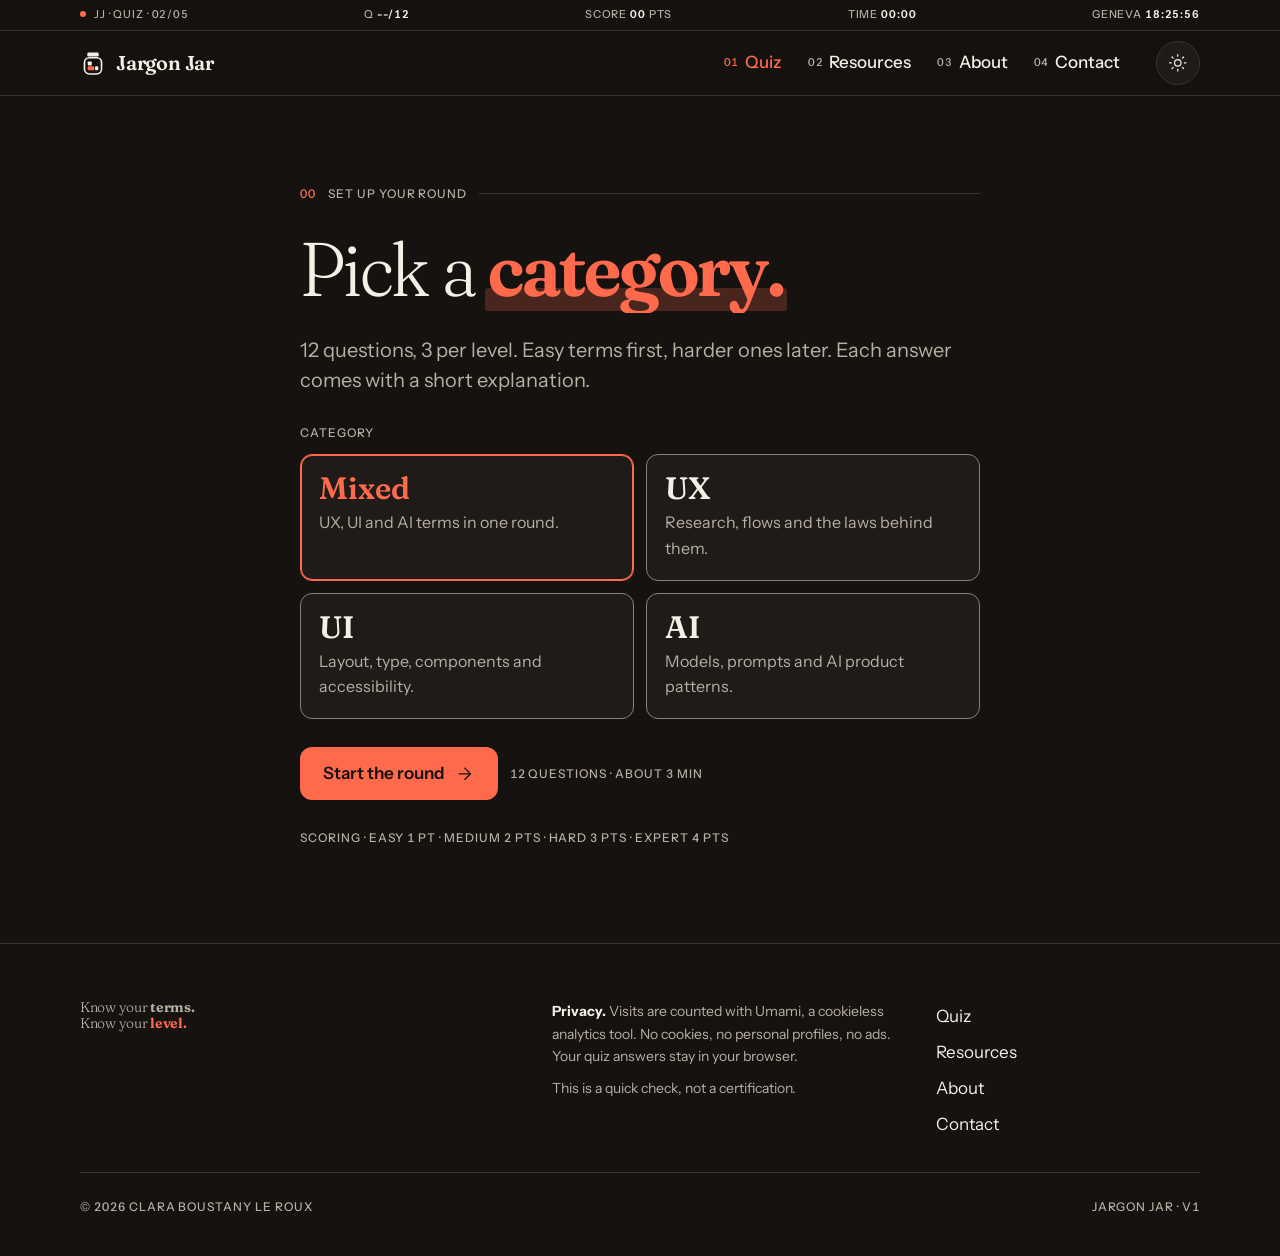
<file: site/quiz.html>
<!doctype html>
<html lang="en">
<head>
<meta charset="utf-8">
<title>Quiz · Jargon Jar</title>
<meta name="viewport" content="width=device-width, initial-scale=1, viewport-fit=cover">
<meta name="description" content="12 questions on UX, UI and AI terms, 3 per level from easy to expert, each answer explained. Get your level: Curious, Practitioner, Specialist or Expert.">
<link rel="canonical" href="https://jargonjar.com/quiz.html">
<meta property="og:type" content="website">
<meta property="og:site_name" content="Jargon Jar">
<meta property="og:title" content="Quiz · Jargon Jar">
<meta property="og:description" content="12 questions on UX, UI and AI terms, 3 per level from easy to expert, each answer explained. Get your level: Curious, Practitioner, Specialist or Expert.">
<meta property="og:url" content="https://jargonjar.com/quiz.html">
<meta property="og:image" content="https://jargonjar.com/og-image.png">
<meta property="og:image:width" content="1200">
<meta property="og:image:height" content="630">
<meta name="twitter:card" content="summary_large_image">
<link rel="icon" href="favicon.svg" type="image/svg+xml">
<meta name="theme-color" content="#151210">
<script>
/* Runs before paint: theme (dark by default, light only if the visitor chose it), and whether to show the preloader (first visit per session, motion allowed). */
(function(){var d=document.documentElement;d.classList.add("js");
var t="dark";try{var st=localStorage.getItem("jj-theme");if(st==="light")t=st}catch(e){}d.setAttribute("data-theme",t);
var rm=window.matchMedia&&matchMedia("(prefers-reduced-motion: reduce)").matches,seen=false;
try{seen=sessionStorage.getItem("jj-seen")==="1"}catch(e){}
d.classList.add(!rm&&!seen?"is-preloading":"is-ready");})();
</script>
<!-- Before launch: self-host Fraunces (variable, Latin subset) and Instrument Sans as woff2 with font-display: swap. -->
<link rel="preconnect" href="https://fonts.googleapis.com">
<link rel="preconnect" href="https://fonts.gstatic.com" crossorigin>
<link rel="stylesheet" href="https://fonts.googleapis.com/css2?family=Fraunces:opsz,wght,SOFT,WONK@9..144,300..700,0..100,0..1&family=Instrument+Sans:wght@400;500;600&display=swap">
<link rel="stylesheet" href="assets/styles.css">
<script defer src="https://cloud.umami.is/script.js" data-website-id="3cf4d96e-7639-43e4-8cbe-5ec49c43757b"></script>
<script defer src="assets/app.js"></script>
</head>
<body data-page="quiz">
<a class="skip" href="#main">Skip to content</a>
<div class="preloader" aria-hidden="true">
  <div class="preloader-top hud-text"><span>Jargon Jar</span><span>Filling the jar</span></div>
  <div class="preloader-count"><span data-pre-count>000</span><small>%</small></div>
  <div class="preloader-bar"><span></span></div>
</div>
<header class="site-header" id="siteHeader">
  <div class="hud" aria-hidden="true">
    <div class="frame hud-row">
      <span class="live hud-hide-sm">JJ · Quiz · 02/05</span>
      <span>Q <b data-hud="q">--/12</b></span><span>Score <b data-hud="score">00</b> pts</span><span class="hud-hide-sm">Time <b data-hud="time">00:00</b></span>
      <span class="hud-hide-sm" data-hud-visits hidden>Visits <b data-hud="visits">0</b></span>
      <span>Geneva <b data-hud="clock">--:--:--</b></span>
    </div>
  </div>
  <div class="frame nav-row">
    <a class="logo" href="index.html" aria-label="Jargon Jar, home">
      <svg viewBox="0 0 32 32" aria-hidden="true"><rect x="9" y="3" width="14" height="5" rx="1.5" class="f-t"/><rect x="5.5" y="9.5" width="21" height="20" rx="6" fill="none" class="s-t" stroke-width="2"/><rect x="9.5" y="20" width="8" height="5" rx="1.2" class="f-a"/><rect x="18.5" y="20" width="4" height="5" rx="1.2" class="f-t"/><rect x="9.5" y="14" width="5" height="5" rx="1.2" class="f-t"/></svg>
      Jargon Jar
    </a>
    <nav class="nav" aria-label="Main"><a href="quiz.html" aria-current="page"><span class="n">01</span>Quiz</a><a href="resources.html"><span class="n">02</span>Resources</a><a href="about.html"><span class="n">03</span>About</a><a href="contact.html"><span class="n">04</span>Contact</a></nav>
    <button class="theme-toggle" id="themeToggle" type="button" aria-label="Switch to dark mode">
      <svg class="icon moon" viewBox="0 0 24 24" aria-hidden="true"><path d="M12 3a6 6 0 0 0 9 9 9 9 0 1 1-9-9Z"/></svg>
      <svg class="icon sun" viewBox="0 0 24 24" aria-hidden="true"><circle cx="12" cy="12" r="4"/><path d="M12 2v2"/><path d="M12 20v2"/><path d="m4.93 4.93 1.41 1.41"/><path d="m17.66 17.66 1.41 1.41"/><path d="M2 12h2"/><path d="M20 12h2"/><path d="m6.34 17.66-1.41 1.41"/><path d="m19.07 4.93-1.41 1.41"/></svg>
    </button>
  </div>
</header>
<main id="main" class="quiz-wrap frame">
  <div class="column" id="quizRoot">
    <h1 class="page-title">The quiz</h1>
    <p class="lead" style="margin-top:16px">Loading questions…</p>
    <noscript><p class="lead">The quiz needs JavaScript to run. Everything else on this site works without it.</p></noscript>
  </div>
</main>
<footer class="site-footer">
  <div class="frame footer-grid">
    <p class="footer-mark">Know your <strong>terms.</strong><br>Know your <strong class="accent">level.</strong></p>
    <div style="display:flex;flex-direction:column;gap:10px">
      <p><strong style="color:var(--text)">Privacy.</strong> Visits are counted with Umami, a cookieless analytics tool. No cookies, no personal profiles, no ads. Your quiz answers stay in your browser.</p>
      <p>This is a quick check, not a certification.</p>
    </div>
    <nav aria-label="Footer"><a href="quiz.html">Quiz</a><a href="resources.html">Resources</a><a href="about.html">About</a><a href="contact.html">Contact</a></nav>
    <div class="footer-base hud-text"><span>© 2026 Clara Boustany Le Roux</span><span>Jargon Jar · v1</span></div>
  </div>
</footer>
<script defer src="assets/quiz.js"></script>
</body>
</html>
</file>
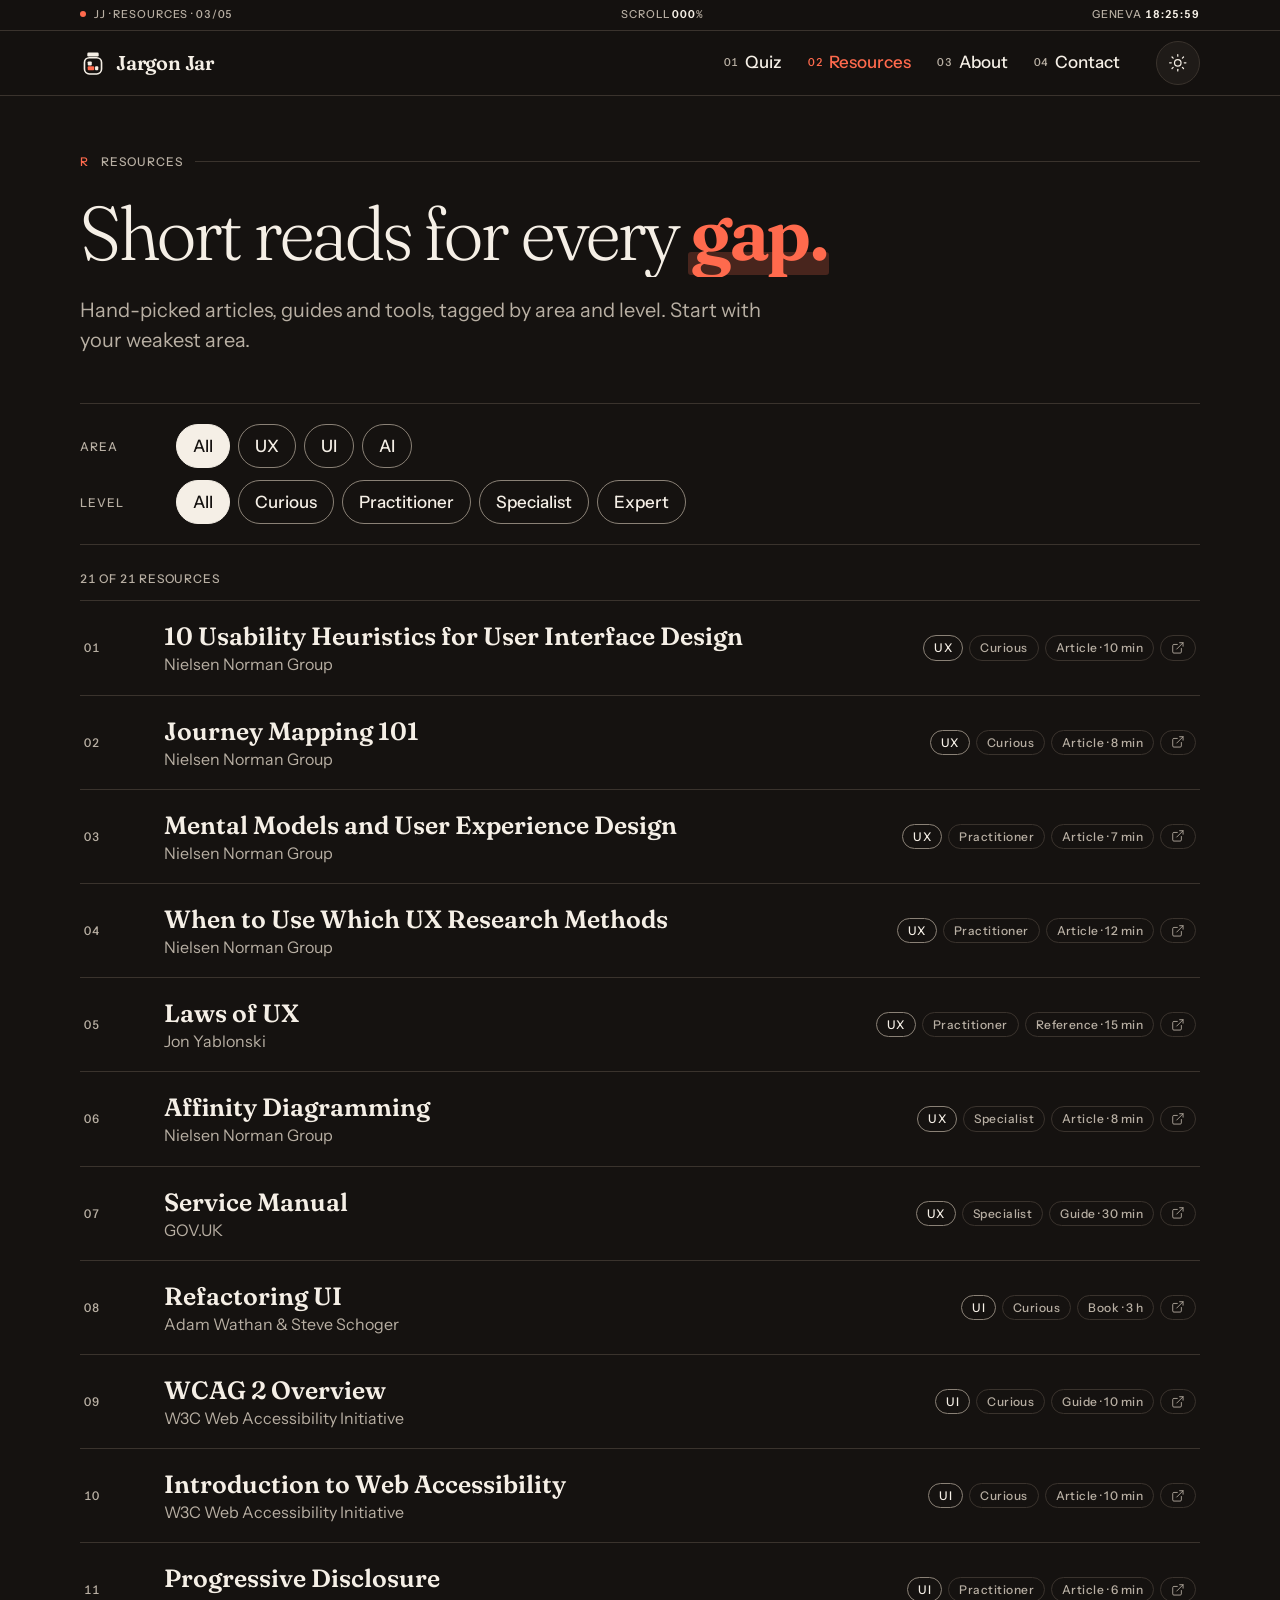
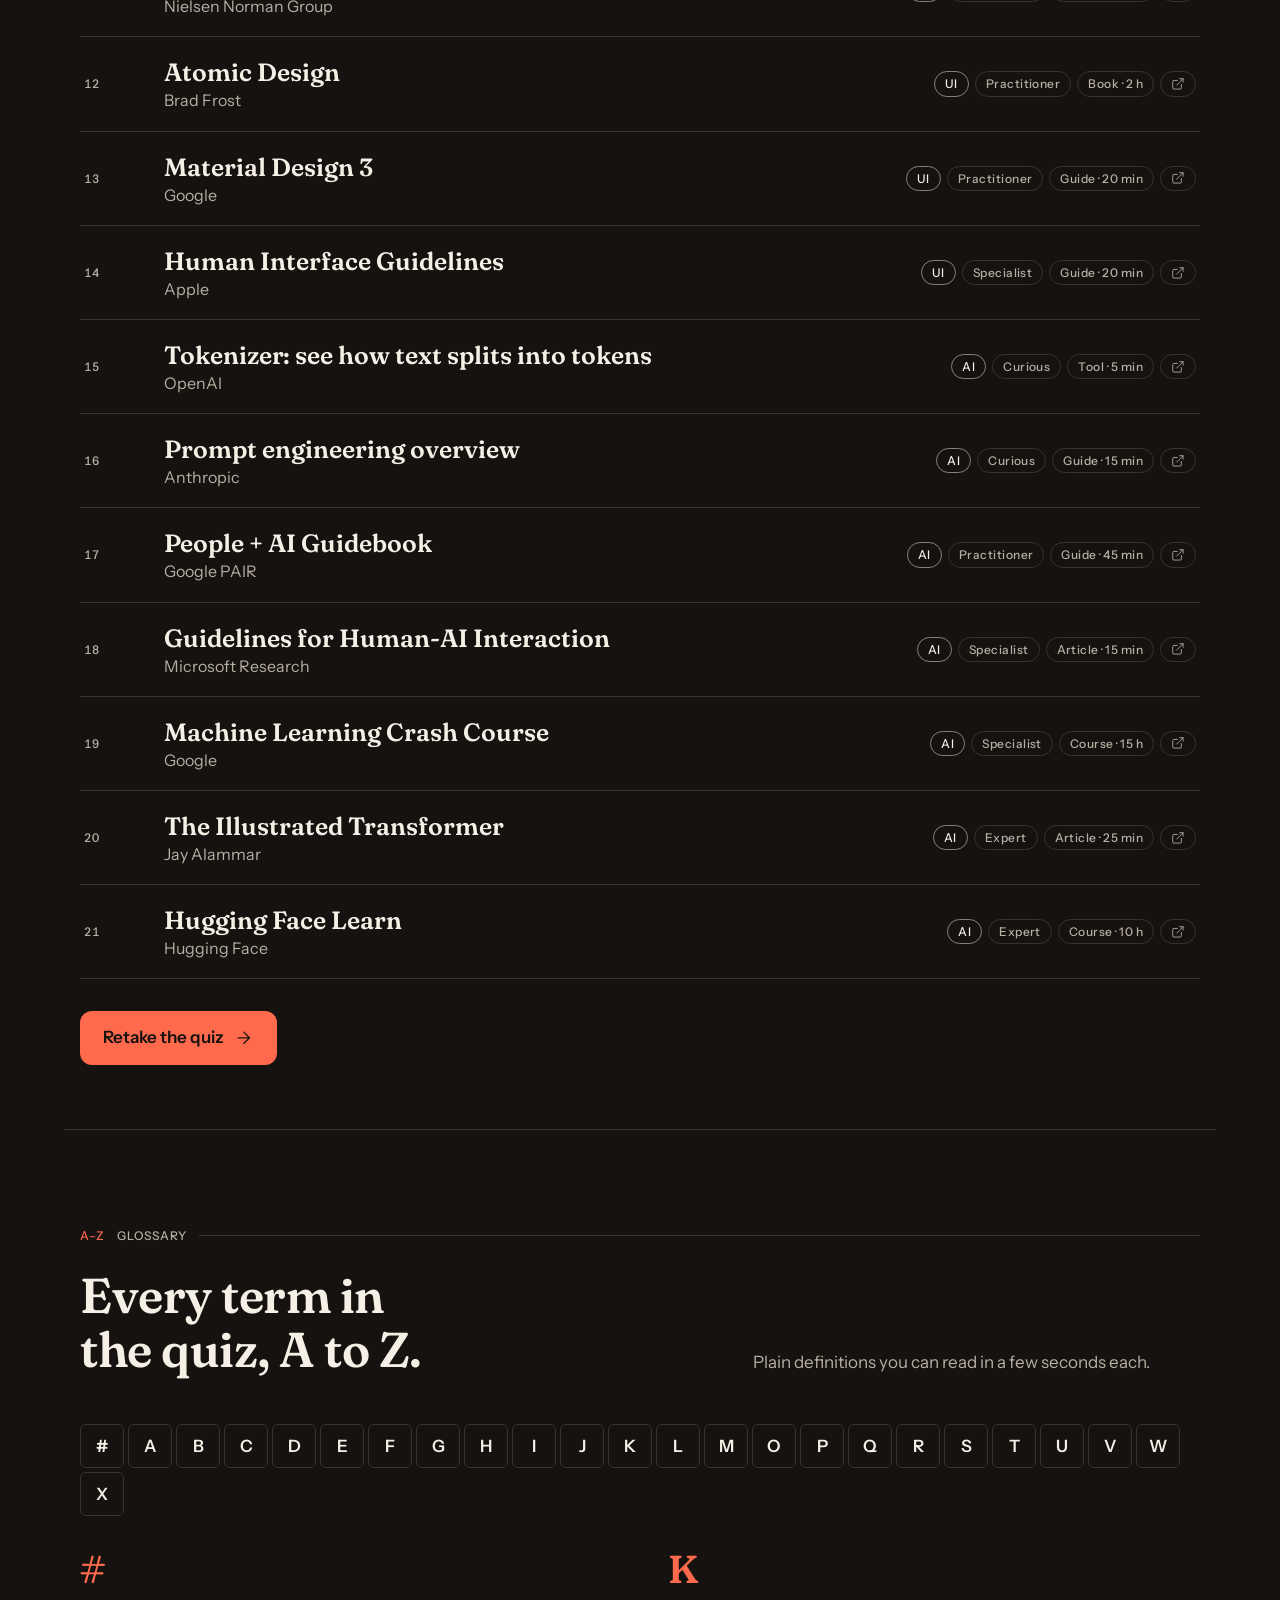
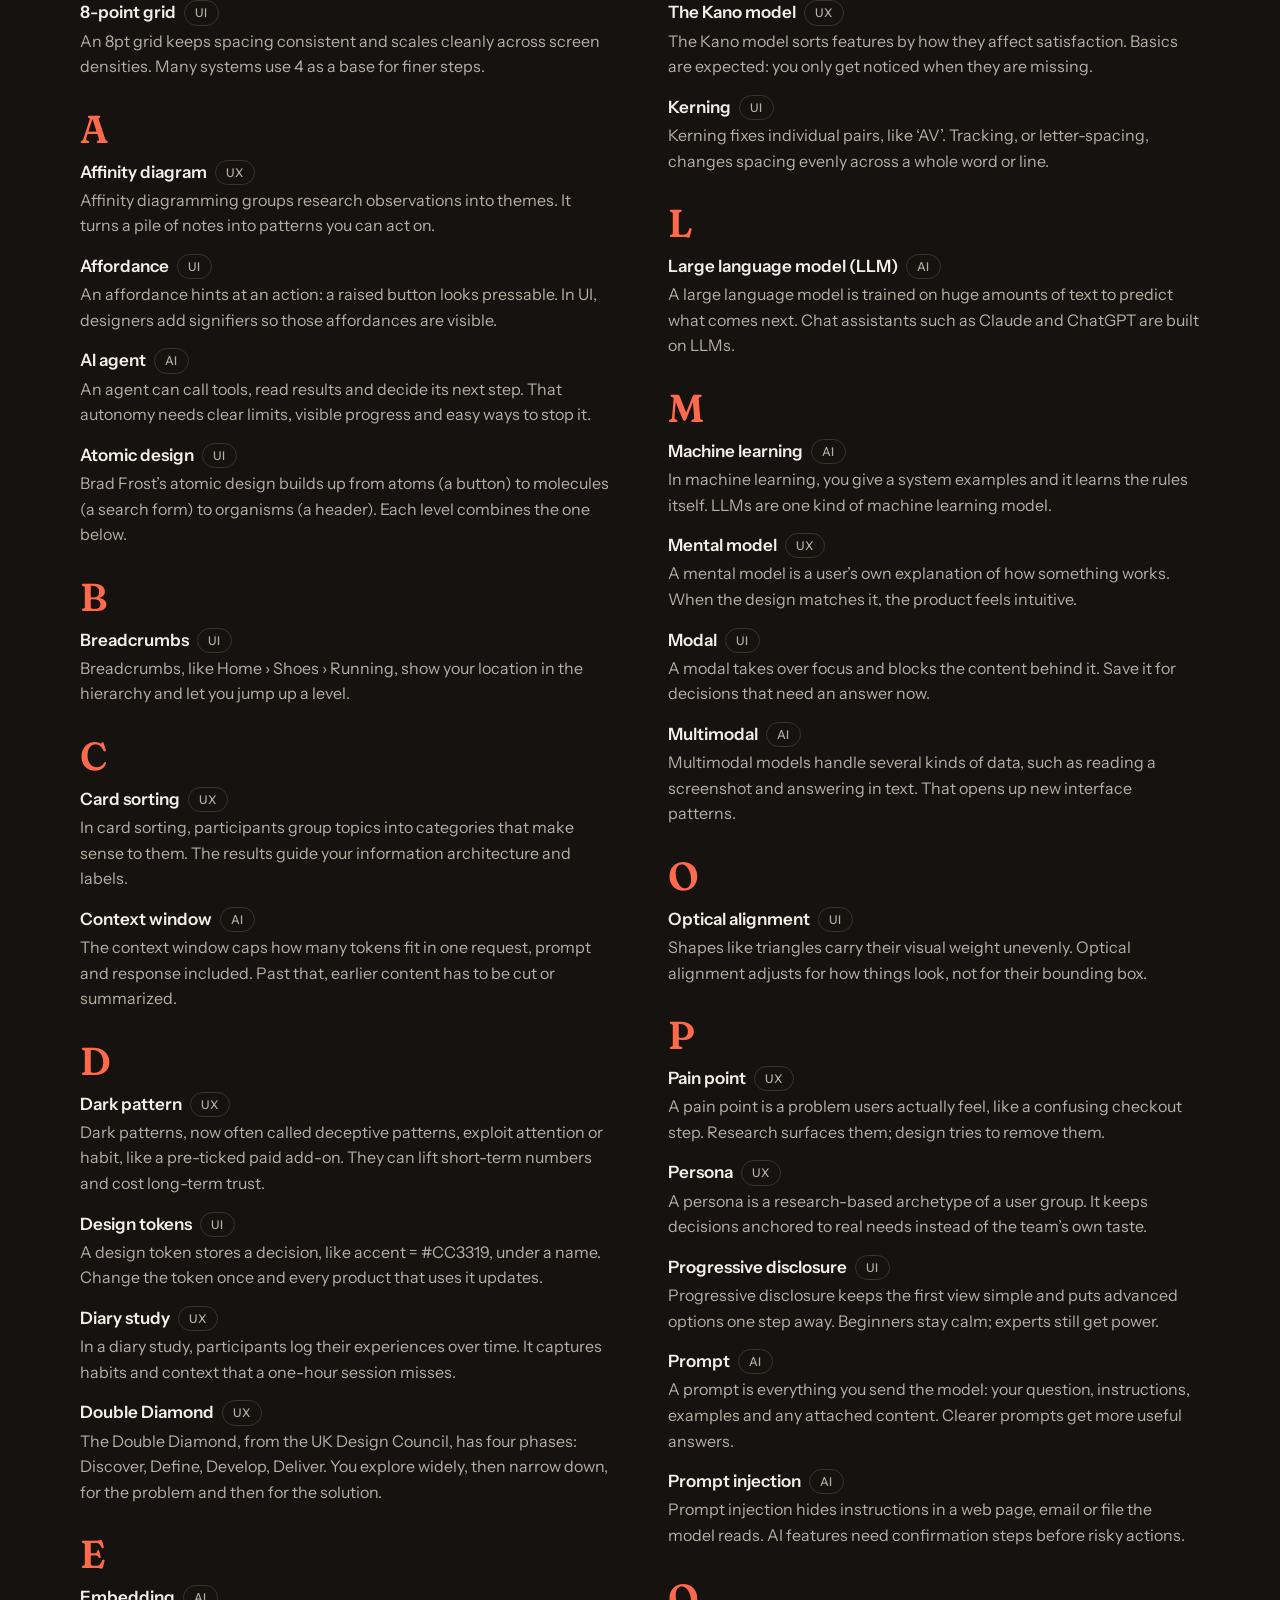
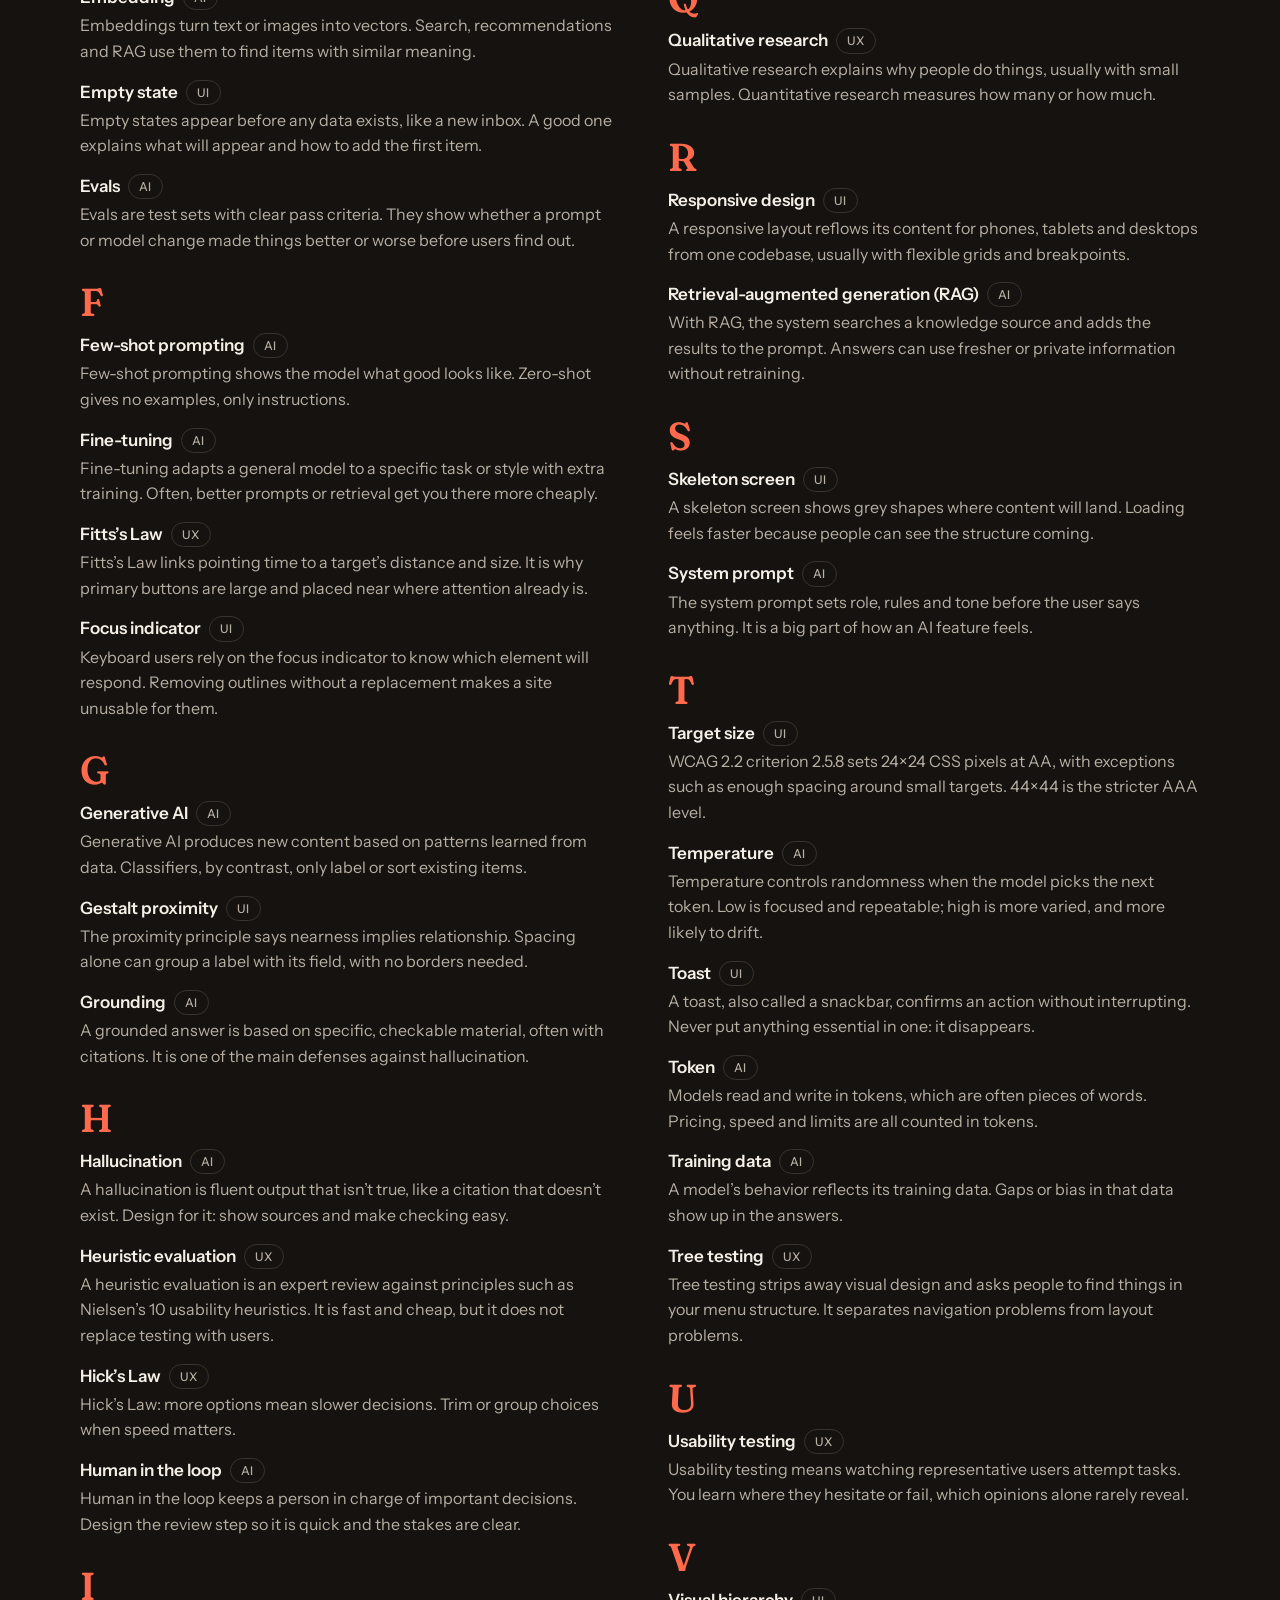
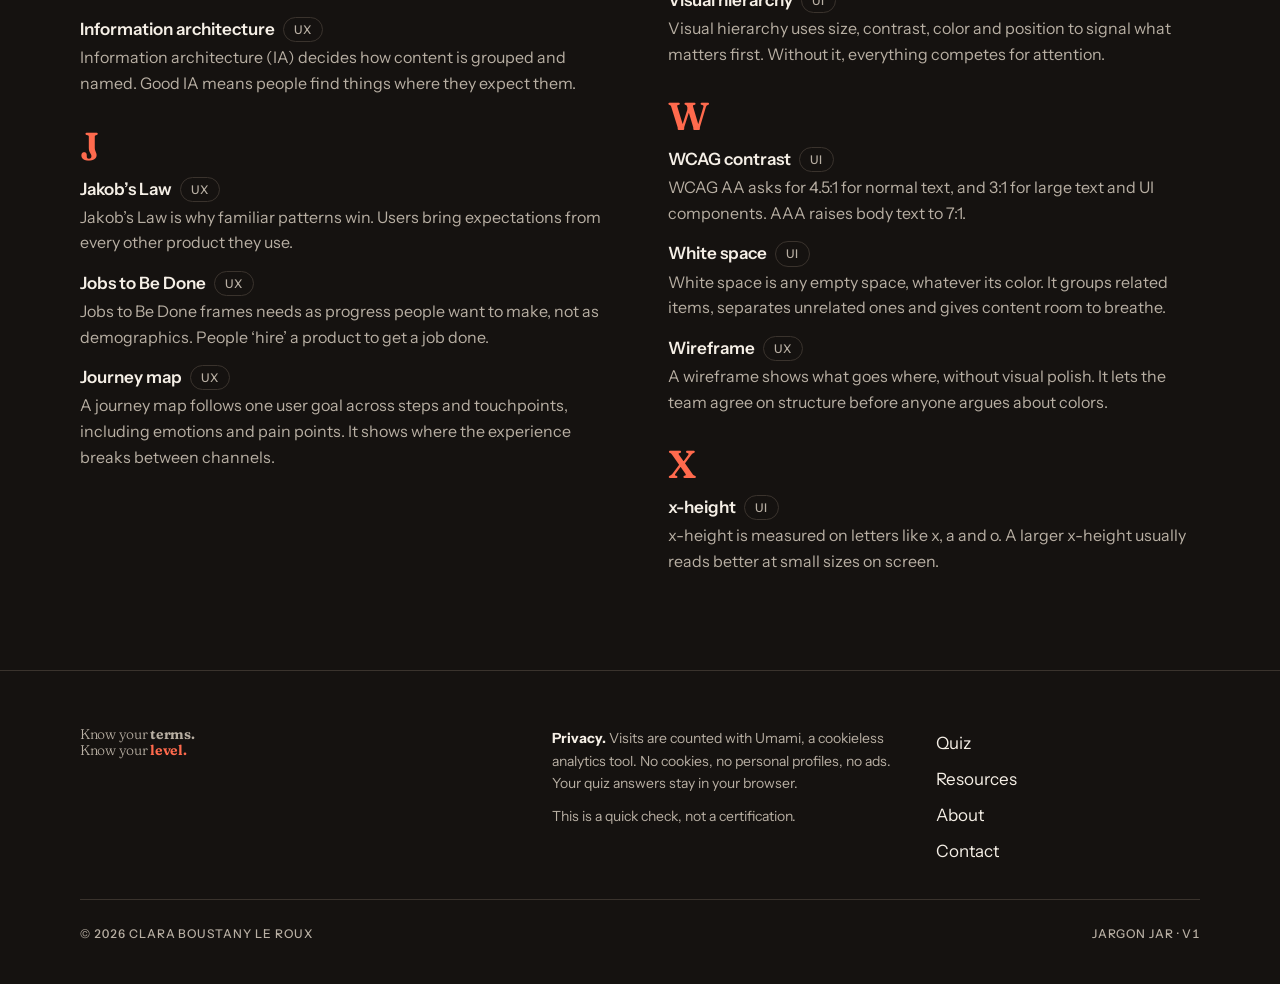
<file: site/resources.html>
<!doctype html>
<html lang="en">
<head>
<meta charset="utf-8">
<title>Resources · Jargon Jar</title>
<meta name="viewport" content="width=device-width, initial-scale=1, viewport-fit=cover">
<meta name="description" content="Hand-picked articles, guides and tools on UX, UI and AI, filtered by area and level, plus an A to Z glossary of every quiz term.">
<link rel="canonical" href="https://jargonjar.com/resources.html">
<meta property="og:type" content="website">
<meta property="og:site_name" content="Jargon Jar">
<meta property="og:title" content="Resources · Jargon Jar">
<meta property="og:description" content="Hand-picked articles, guides and tools on UX, UI and AI, filtered by area and level, plus an A to Z glossary of every quiz term.">
<meta property="og:url" content="https://jargonjar.com/resources.html">
<meta property="og:image" content="https://jargonjar.com/og-image.png">
<meta property="og:image:width" content="1200">
<meta property="og:image:height" content="630">
<meta name="twitter:card" content="summary_large_image">
<link rel="icon" href="favicon.svg" type="image/svg+xml">
<meta name="theme-color" content="#151210">
<script>
/* Runs before paint: theme (dark by default, light only if the visitor chose it), and whether to show the preloader (first visit per session, motion allowed). */
(function(){var d=document.documentElement;d.classList.add("js");
var t="dark";try{var st=localStorage.getItem("jj-theme");if(st==="light")t=st}catch(e){}d.setAttribute("data-theme",t);
var rm=window.matchMedia&&matchMedia("(prefers-reduced-motion: reduce)").matches,seen=false;
try{seen=sessionStorage.getItem("jj-seen")==="1"}catch(e){}
d.classList.add(!rm&&!seen?"is-preloading":"is-ready");})();
</script>
<!-- Before launch: self-host Fraunces (variable, Latin subset) and Instrument Sans as woff2 with font-display: swap. -->
<link rel="preconnect" href="https://fonts.googleapis.com">
<link rel="preconnect" href="https://fonts.gstatic.com" crossorigin>
<link rel="stylesheet" href="https://fonts.googleapis.com/css2?family=Fraunces:opsz,wght,SOFT,WONK@9..144,300..700,0..100,0..1&family=Instrument+Sans:wght@400;500;600&display=swap">
<link rel="stylesheet" href="assets/styles.css">
<script defer src="https://cloud.umami.is/script.js" data-website-id="3cf4d96e-7639-43e4-8cbe-5ec49c43757b"></script>
<script defer src="assets/app.js"></script>
</head>
<body data-page="resources">
<a class="skip" href="#main">Skip to content</a>
<div class="preloader" aria-hidden="true">
  <div class="preloader-top hud-text"><span>Jargon Jar</span><span>Filling the jar</span></div>
  <div class="preloader-count"><span data-pre-count>000</span><small>%</small></div>
  <div class="preloader-bar"><span></span></div>
</div>
<header class="site-header" id="siteHeader">
  <div class="hud" aria-hidden="true">
    <div class="frame hud-row">
      <span class="live hud-hide-sm">JJ · Resources · 03/05</span>
      <span>Scroll <b data-hud="scroll">000</b>%</span>
      <span data-hud-visits hidden>Visits <b data-hud="visits">0</b></span>
      <span>Geneva <b data-hud="clock">--:--:--</b></span>
    </div>
  </div>
  <div class="frame nav-row">
    <a class="logo" href="index.html" aria-label="Jargon Jar, home">
      <svg viewBox="0 0 32 32" aria-hidden="true"><rect x="9" y="3" width="14" height="5" rx="1.5" class="f-t"/><rect x="5.5" y="9.5" width="21" height="20" rx="6" fill="none" class="s-t" stroke-width="2"/><rect x="9.5" y="20" width="8" height="5" rx="1.2" class="f-a"/><rect x="18.5" y="20" width="4" height="5" rx="1.2" class="f-t"/><rect x="9.5" y="14" width="5" height="5" rx="1.2" class="f-t"/></svg>
      Jargon Jar
    </a>
    <nav class="nav" aria-label="Main"><a href="quiz.html"><span class="n">01</span>Quiz</a><a href="resources.html" aria-current="page"><span class="n">02</span>Resources</a><a href="about.html"><span class="n">03</span>About</a><a href="contact.html"><span class="n">04</span>Contact</a></nav>
    <button class="theme-toggle" id="themeToggle" type="button" aria-label="Switch to dark mode">
      <svg class="icon moon" viewBox="0 0 24 24" aria-hidden="true"><path d="M12 3a6 6 0 0 0 9 9 9 9 0 1 1-9-9Z"/></svg>
      <svg class="icon sun" viewBox="0 0 24 24" aria-hidden="true"><circle cx="12" cy="12" r="4"/><path d="M12 2v2"/><path d="M12 20v2"/><path d="m4.93 4.93 1.41 1.41"/><path d="m17.66 17.66 1.41 1.41"/><path d="M2 12h2"/><path d="M20 12h2"/><path d="m6.34 17.66-1.41 1.41"/><path d="m19.07 4.93-1.41 1.41"/></svg>
    </button>
  </div>
</header>
<main id="main">
  <section class="page-head frame">
    <p class="sec-label hud-text"><span class="num">R</span><span>Resources</span></p>
    <h1 class="page-title lines"><span class="line"><span>Short reads for every <strong class="hl">gap.</strong></span></span></h1>
    <p class="lead">Hand-picked articles, guides and tools, tagged by area and level. Start with your weakest area.</p>
  </section>
  <section class="frame" aria-label="Resource list">
    <div class="filters" role="group" aria-label="Filter resources">
      <div class="filter-row" id="catFilter"><span class="hud-text">Area</span></div>
      <div class="filter-row" id="lvlFilter"><span class="hud-text">Level</span></div>
    </div>
    <p class="count hud-text" id="resCount" aria-live="polite"></p>
    <ul class="res-list" id="resList" style="list-style:none"></ul>
    <div class="btn-row" style="margin-top:32px"><a class="btn btn-primary" href="quiz.html">Retake the quiz <svg class="icon" viewBox="0 0 24 24" aria-hidden="true"><path d="M5 12h14"/><path d="m12 5 7 7-7 7"/></svg></a></div>
  </section>
  <section class="section frame" aria-labelledby="glossTitle" style="margin-top:64px; border-top:1px solid var(--border)">
    <p class="sec-label hud-text"><span class="num">A–Z</span><span>Glossary</span></p>
    <div class="sec-head"><h2 id="glossTitle">Every term in the quiz, A to Z.</h2><p>Plain definitions you can read in a few seconds each.</p></div>
    <div class="az" id="azNav" aria-label="Jump to letter"></div>
    <div class="gloss" id="gloss"></div>
  </section>
</main>
<footer class="site-footer">
  <div class="frame footer-grid">
    <p class="footer-mark">Know your <strong>terms.</strong><br>Know your <strong class="accent">level.</strong></p>
    <div style="display:flex;flex-direction:column;gap:10px">
      <p><strong style="color:var(--text)">Privacy.</strong> Visits are counted with Umami, a cookieless analytics tool. No cookies, no personal profiles, no ads. Your quiz answers stay in your browser.</p>
      <p>This is a quick check, not a certification.</p>
    </div>
    <nav aria-label="Footer"><a href="quiz.html">Quiz</a><a href="resources.html">Resources</a><a href="about.html">About</a><a href="contact.html">Contact</a></nav>
    <div class="footer-base hud-text"><span>© 2026 Clara Boustany Le Roux</span><span>Jargon Jar · v1</span></div>
  </div>
</footer>
<script defer src="assets/quiz.js"></script>
</body>
</html>
</file>
<file: site/assets/styles.css>
/* Jargon Jar · editorial HUD
   Layout: 1120px frame on a 12-col idea, 680px reading/quiz column; hairlines first, one shadow (quiz card). */
:root{
  --bg:#FBF8F3; --surface:#FFFFFF; --text:#1C1917; --text-muted:#57534E;
  --border:#E7E1D8; --border-strong:#857B6F;
  --accent:#CC3319; --on-accent:#FFFFFF;
  --success:#1F7A4D; --warning:#9A4A06; --error:#B42318; --info:#1D5FA8;
  --shadow:0 8px 24px rgba(28,25,23,.08);
  --r-sm:6px; --r-md:12px; --r-lg:20px;
  --font-heading:"Fraunces",Georgia,"Times New Roman",serif;
  --font-body:"Instrument Sans",system-ui,-apple-system,"Segoe UI",sans-serif;
  /* Scale 1.25 (14 → 61), extended two steps (76, 95, 119) for display sizes */
  --fs-14:.875rem; --fs-16:1rem; --fs-20:1.25rem; --fs-25:1.5625rem; --fs-31:1.9375rem;
  --fs-39:2.4375rem; --fs-49:3.0625rem; --fs-61:3.8125rem; --fs-76:4.75rem; --fs-95:5.9375rem; --fs-119:7.4375rem;
  --ease:cubic-bezier(.2,.7,.2,1);
  --header-h:104px;
  --gutter-l:max(16px, env(safe-area-inset-left, 0px));
  --gutter-r:max(16px, env(safe-area-inset-right, 0px));
}
@media (prefers-color-scheme: dark){
  :root:not([data-theme="light"]){
    --bg:#151210; --surface:#1F1B18; --text:#F5EFE6; --text-muted:#B8AFA3;
    --border:#3A332D; --border-strong:#8A8176;
    --accent:#FF6A4D; --on-accent:#151210;
    --success:#4ADE80; --warning:#FBBF24; --error:#FF8A7A; --info:#7FB4F0;
    --shadow:0 8px 24px rgba(0,0,0,.35);
    color-scheme:dark;
  }
}
:root[data-theme="dark"]{
  --bg:#151210; --surface:#1F1B18; --text:#F5EFE6; --text-muted:#B8AFA3;
  --border:#3A332D; --border-strong:#8A8176;
  --accent:#FF6A4D; --on-accent:#151210;
  --success:#4ADE80; --warning:#FBBF24; --error:#FF8A7A; --info:#7FB4F0;
  --shadow:0 8px 24px rgba(0,0,0,.35);
  color-scheme:dark;
}

/* ---------- Base ---------- */
*,*::before,*::after{box-sizing:border-box}
[hidden]{display:none !important}
html{-webkit-text-size-adjust:100%}
body{margin:0; background:var(--bg); color:var(--text); font-family:var(--font-body); font-size:1.0625rem; line-height:1.6; -webkit-font-smoothing:antialiased; overflow-x:clip}
body::before{content:""; position:fixed; inset:0 0 auto; height:env(safe-area-inset-top, 0px); z-index:60; background:var(--bg)}
h1,h2,h3{font-family:var(--font-heading); font-weight:600; font-variation-settings:"SOFT" 50,"WONK" 1; line-height:1.1; letter-spacing:-.01em; text-wrap:balance; margin:0}
h2{font-size:clamp(var(--fs-31), 4.2vw, var(--fs-49))}
h3{font-size:var(--fs-25)}
p{margin:0}
img,svg{max-width:100%}
a{color:var(--accent); text-underline-offset:.18em; text-decoration-thickness:1px}
a:hover{text-decoration-thickness:2px}
button,input,select,textarea{font:inherit; color:inherit}
:focus-visible{outline:2px solid var(--accent); outline-offset:3px; border-radius:var(--r-sm)}
.icon{width:1.15em; height:1.15em; flex:none; fill:none; stroke:currentColor; stroke-width:1.5; stroke-linecap:round; stroke-linejoin:round; vertical-align:-.2em}
.frame{max-width:1120px; margin-inline:auto; padding-left:var(--gutter-l); padding-right:var(--gutter-r); box-sizing:content-box}
.column{max-width:680px; margin-inline:auto}
.muted{color:var(--text-muted)}
.accent{color:var(--accent)}
.small{font-size:var(--fs-14)}
.lead{font-size:var(--fs-20); line-height:1.5; color:var(--text-muted); max-width:36em}
.hud-text{font-family:var(--font-body); font-size:.75rem; font-weight:500; letter-spacing:.08em; text-transform:uppercase; color:var(--text-muted); font-variant-numeric:tabular-nums}
.skip{position:absolute; left:-9999px; top:8px; z-index:80; background:var(--surface); color:var(--text); padding:10px 14px; border:1px solid var(--border-strong); border-radius:var(--r-sm)}
.skip:focus{left:var(--gutter-l)}
.f-a{fill:var(--accent)} .f-t{fill:var(--text)} .s-t{stroke:var(--text)}

/* ---------- Header + HUD ---------- */
.site-header{position:sticky; top:env(safe-area-inset-top, 0px); z-index:50; background:color-mix(in srgb, var(--bg) 92%, transparent); backdrop-filter:saturate(1.2) blur(10px); -webkit-backdrop-filter:saturate(1.2) blur(10px); border-bottom:1px solid var(--border)}
.hud{border-bottom:1px solid var(--border)}
.hud-row{display:flex; justify-content:space-between; align-items:center; gap:16px; min-height:30px; font-size:.6875rem; font-weight:500; letter-spacing:.08em; text-transform:uppercase; color:var(--text-muted); font-variant-numeric:tabular-nums; white-space:nowrap}
.hud-row b{font-weight:600; color:var(--text)}
.hud-row .live::before{content:""; display:inline-block; width:6px; height:6px; border-radius:50%; background:var(--accent); margin-right:8px; vertical-align:1px}
.nav-row{display:flex; align-items:center; gap:24px; min-height:64px}
.logo{display:flex; align-items:center; gap:10px; margin-right:auto; text-decoration:none; color:var(--text); font-family:var(--font-heading); font-variation-settings:"SOFT" 50,"WONK" 1; font-weight:600; font-size:var(--fs-20); letter-spacing:-.01em}
.logo svg{width:26px; height:26px}
.nav{display:flex; gap:2px}
.nav a{display:inline-flex; align-items:center; gap:6px; min-height:44px; padding:0 12px; color:var(--text); text-decoration:none; font-weight:500; border-radius:var(--r-sm); white-space:nowrap}
.nav a .n{font-size:.6875rem; letter-spacing:.06em; color:var(--text-muted); font-variant-numeric:tabular-nums}
.nav a:hover{background:color-mix(in srgb, var(--text) 6%, transparent)}
.nav a[aria-current="page"]{color:var(--accent)}
.nav a[aria-current="page"] .n{color:var(--accent)}
.theme-toggle{display:inline-flex; align-items:center; justify-content:center; width:44px; height:44px; border-radius:999px; border:1px solid var(--border); background:var(--surface); cursor:pointer}
.theme-toggle:hover{border-color:var(--border-strong)}
.theme-toggle .sun{display:none}
:root[data-theme="dark"] .theme-toggle .sun{display:block}
:root[data-theme="dark"] .theme-toggle .moon{display:none}
@media (prefers-color-scheme: dark){
  :root:not([data-theme="light"]) .theme-toggle .sun{display:block}
  :root:not([data-theme="light"]) .theme-toggle .moon{display:none}
}
@media (max-width:760px){
  .nav-row{flex-wrap:wrap; row-gap:0; padding-top:8px; min-height:0}
  .nav{order:3; width:100%; overflow-x:auto; margin-left:-12px; scrollbar-width:none}
  .nav a .n{display:none}
  .hud-hide-sm{display:none}
}

/* ---------- Preloader (animation 1) ---------- */
.preloader{display:none}
html.is-preloading .preloader{position:fixed; inset:0; z-index:90; display:flex; flex-direction:column; justify-content:space-between; background:var(--bg); padding:calc(24px + env(safe-area-inset-top, 0px)) var(--gutter-r) calc(24px + env(safe-area-inset-bottom, 0px)) var(--gutter-l); transition:opacity 220ms var(--ease)}
html.is-preloading{overflow:hidden}
.preloader.is-leaving{opacity:0}
.preloader-top{display:flex; justify-content:space-between}
.preloader-count{font-family:var(--font-heading); font-variation-settings:"SOFT" 50,"WONK" 1; font-weight:300; font-size:clamp(5rem, 22vw, 15rem); line-height:.9; letter-spacing:-.04em; font-variant-numeric:tabular-nums; align-self:flex-end}
.preloader-count small{font-size:.3em; font-weight:600; color:var(--accent); margin-left:.1em}
.preloader-bar{position:absolute; left:0; right:0; bottom:0; height:3px; background:var(--border)}
.preloader-bar span{display:block; height:100%; background:var(--accent); transform-origin:left; transform:scaleX(0)}

/* ---------- Reveal-line headings (animation 2) ---------- */
.display{font-size:clamp(var(--fs-49), 10.4vw, var(--fs-119)); font-weight:300; line-height:.98; letter-spacing:-.03em}
.page-title{font-size:clamp(var(--fs-39), 7vw, var(--fs-76)); font-weight:300; line-height:1; letter-spacing:-.025em}
.display strong,.page-title strong{font-weight:650}
.lines .line{display:block; overflow:hidden; padding-bottom:.08em; margin-bottom:-.08em}
.lines .line>span{display:inline-block}
html.js:not(.is-ready) .lines .line>span{transform:translateY(110%)}
html.js.is-ready .lines .line>span{animation:rise 900ms var(--ease) both; animation-delay:calc(var(--i, 0) * 110ms)}
@keyframes rise{from{transform:translateY(110%)} to{transform:none}}
.hl{position:relative; color:var(--accent); z-index:0; white-space:nowrap}
.hl::after{content:""; position:absolute; left:-.04em; right:-.04em; bottom:.06em; height:.3em; z-index:-1; border-radius:3px; background:color-mix(in srgb, var(--accent) 22%, transparent); transform-origin:left center; transform:scaleX(0)}
html.is-ready .hl::after{animation:swipe 650ms var(--ease) 750ms both}
html:not(.js) .hl::after{transform:none}
@keyframes swipe{from{transform:scaleX(0)} to{transform:scaleX(1)}}

/* ---------- Sections ---------- */
main{display:block}
.section{padding-block:96px}
.section + .section{border-top:1px solid var(--border)}
.sec-label{display:flex; align-items:center; gap:12px; margin-bottom:24px}
.sec-label .num{color:var(--accent)}
.sec-label::after{content:""; flex:1; height:1px; background:var(--border)}
.sec-head{display:grid; grid-template-columns:minmax(0,7fr) minmax(0,5fr); gap:24px 48px; align-items:end; margin-bottom:48px}
.sec-head p{color:var(--text-muted)}
@media (max-width:820px){.sec-head{grid-template-columns:minmax(0,1fr)} .section{padding-block:64px}}

/* ---------- Buttons, tags ---------- */
.btn{display:inline-flex; align-items:center; justify-content:center; gap:10px; min-height:48px; padding:12px 22px; border-radius:var(--r-md); border:1px solid transparent; font-weight:600; text-decoration:none; cursor:pointer; transition:transform 200ms var(--ease), opacity 200ms var(--ease)}
.btn:active{transform:scale(.98)}
.btn-primary{background:var(--accent); color:var(--on-accent)}
.btn-primary:hover{opacity:.9}
.btn-primary .icon{transition:transform 200ms var(--ease)}
.btn-primary:hover .icon{transform:translateX(3px)}
.btn-ghost{background:transparent; color:var(--text); border-color:var(--border-strong)}
.btn-ghost:hover{background:color-mix(in srgb, var(--text) 5%, transparent)}
.btn-row{display:flex; flex-wrap:wrap; gap:12px; align-items:center}
.tag{display:inline-flex; align-items:center; gap:6px; padding:2px 10px; border-radius:999px; border:1px solid var(--border-strong); font-size:.75rem; font-weight:500; letter-spacing:.04em; white-space:nowrap}
.tag-soft{border-color:var(--border); color:var(--text-muted)}

/* ---------- Hero ---------- */
.hero{padding-block:56px 72px}
.hero-meta{display:flex; flex-wrap:wrap; gap:8px 24px; margin-bottom:32px}
.hero-meta span+span::before{content:"/"; margin-right:24px; color:var(--border-strong)}
.hero-foot{display:grid; grid-template-columns:minmax(0,7fr) minmax(0,5fr); gap:48px; align-items:end; margin-top:48px; padding-top:32px; border-top:1px solid var(--border)}
.hero-copy{display:flex; flex-direction:column; gap:28px}
.readout{display:grid; grid-template-columns:repeat(2,minmax(0,1fr)); margin:0; border-top:1px solid var(--border); border-left:1px solid var(--border)}
.readout div{padding:14px 16px; border-right:1px solid var(--border); border-bottom:1px solid var(--border)}
.readout dt{font-size:.6875rem; font-weight:500; letter-spacing:.08em; text-transform:uppercase; color:var(--text-muted)}
.readout dd{margin:2px 0 0; font-family:var(--font-heading); font-variation-settings:"SOFT" 50,"WONK" 1; font-weight:600; font-size:var(--fs-31); line-height:1.1; font-variant-numeric:tabular-nums}
@media (max-width:820px){.hero-foot{grid-template-columns:minmax(0,1fr); gap:32px}}

/* ---------- Ticker (animation 4) ---------- */
.ticker{overflow:hidden; border-block:1px solid var(--border); padding-block:18px}
.ticker-track{display:flex; width:max-content; animation:marquee 70s linear infinite}
.ticker:hover .ticker-track{animation-play-state:paused}
.ticker ul{display:flex; list-style:none; margin:0; padding:0}
.ticker li{display:flex; align-items:center; gap:28px; padding-right:28px; font-family:var(--font-heading); font-variation-settings:"SOFT" 50,"WONK" 1; font-weight:300; font-size:clamp(var(--fs-25), 3.4vw, var(--fs-39)); line-height:1.2; white-space:nowrap}
.ticker li::after{content:""; width:8px; height:8px; border-radius:50%; background:var(--accent)}
@keyframes marquee{to{transform:translateX(-50%)}}

/* ---------- Timeline (animation 6) ---------- */
.timeline{position:relative; padding-left:56px; max-width:760px}
.timeline-line{position:absolute; left:11px; top:8px; bottom:8px; width:2px; background:var(--border); overflow:hidden}
.timeline-line span{position:absolute; inset:0; background:var(--accent); transform-origin:top; transform:scaleY(0)}
.timeline ol{list-style:none; margin:0; padding:0; display:flex; flex-direction:column; gap:56px}
.timeline li{position:relative; display:flex; flex-direction:column; gap:8px}
.timeline li::before{content:""; position:absolute; left:-51px; top:6px; width:14px; height:14px; border-radius:50%; background:var(--bg); border:2px solid var(--accent)}
.timeline h3{font-size:var(--fs-31)}
.timeline p{color:var(--text-muted); max-width:34em}

/* Reveal on scroll */
html.js [data-reveal]{transition:opacity 600ms var(--ease), transform 600ms var(--ease)}
html.js [data-reveal]:not(.in){opacity:0; transform:translateY(18px)}

/* ---------- Stacked level cards (animation 5) ---------- */
.stack{list-style:none; margin:0; padding:0; display:grid; gap:22vh}
.stack-card{position:sticky; top:calc(var(--header-h) + 24px + var(--i, 0) * 22px)}
.level-card{display:grid; grid-template-columns:minmax(0,1fr) 180px; gap:24px 48px; align-items:end; min-height:340px; padding:40px; background:var(--surface); border:1px solid var(--border); border-radius:var(--r-lg); transform-origin:center top; will-change:transform}
.level-card .top{display:flex; justify-content:space-between; gap:12px; grid-column:1 / -1; align-self:start}
.level-card h3{font-size:clamp(var(--fs-49), 7vw, var(--fs-95)); font-weight:300; letter-spacing:-.03em; line-height:1}
.level-card h3 strong{font-weight:650}
.level-card p{color:var(--text-muted); max-width:30em; margin-top:12px}
.level-card .jar{width:180px; height:auto; justify-self:end}
@media (max-width:640px){
  .level-card{grid-template-columns:minmax(0,1fr) 84px; padding:24px; min-height:300px; gap:16px}
  .level-card .jar{width:84px}
  .stack{gap:16vh}
}

/* ---------- Meter ---------- */
.meter{display:flex; flex-direction:column; gap:8px}
.meter-track{position:relative; height:12px; border-radius:999px; background:color-mix(in srgb, var(--text) 8%, transparent); overflow:hidden}
.meter-fill{position:absolute; inset:0; background:var(--accent); transform-origin:left; transform:scaleX(0); transition:transform 1200ms var(--ease)}
.meter-ticks{position:absolute; inset:0; display:grid; grid-template-columns:repeat(4,1fr)}
.meter-ticks span+span{border-left:2px solid var(--bg)}
.meter-labels{display:grid; grid-template-columns:repeat(4,minmax(0,1fr)); font-size:.6875rem; font-weight:500; letter-spacing:.08em; text-transform:uppercase; color:var(--text-muted)}
.meter-labels span{overflow:hidden; text-overflow:ellipsis; white-space:nowrap}
.meter-labels .on{color:var(--text); font-weight:600}

/* ---------- Quiz ---------- */
.quiz-wrap{padding-block:48px 96px}
.quiz-card{position:relative; background:var(--surface); border:1px solid var(--border); border-radius:var(--r-lg); box-shadow:var(--shadow); padding:32px; display:flex; flex-direction:column; gap:24px}
@media (max-width:560px){.quiz-card{padding:24px 18px}}
.q-top{display:flex; justify-content:space-between; gap:12px; flex-wrap:wrap}
.progress{height:4px; background:color-mix(in srgb, var(--text) 8%, transparent); border-radius:999px; overflow:hidden}
.progress span{display:block; height:100%; background:var(--text); transform-origin:left; transition:transform 300ms var(--ease)}
.question{font-size:var(--fs-31); line-height:1.2}
@media (max-width:560px){.question{font-size:var(--fs-25)}}
.options{display:flex; flex-direction:column; gap:12px}
.option{position:relative; display:flex; align-items:flex-start; gap:14px; width:100%; min-height:56px; padding:14px 16px; text-align:left; line-height:1.45; background:var(--surface); border:1.5px solid var(--border-strong); border-radius:var(--r-md); cursor:pointer; transition:transform 160ms var(--ease)}
.option .key{flex:none; display:inline-flex; align-items:center; justify-content:center; width:28px; height:28px; border-radius:var(--r-sm); border:1px solid var(--border); font-size:.8125rem; font-weight:600; color:var(--text-muted); font-variant-numeric:tabular-nums}
.option .label{flex:1; min-width:0; padding-top:2px}
.option .mark{flex:none; width:24px; height:24px; margin-top:2px}
.option .mark .icon{width:24px; height:24px}
.option:hover:not(:disabled){border-color:var(--accent)}
.option:hover:not(:disabled) .key{border-color:var(--accent); color:var(--accent)}
.option:active:not(:disabled){transform:scale(.985)}
.option:disabled{cursor:default}
.option.is-correct{border-color:var(--success); background:color-mix(in srgb, var(--success) 10%, var(--surface))}
.option.is-correct .key,.option.is-correct .mark{border-color:var(--success); color:var(--success)}
.option.is-correct::after{content:""; position:absolute; inset:-2px; border-radius:inherit; border:2px solid var(--success); pointer-events:none; animation:pulse 800ms var(--ease) both}
@keyframes pulse{0%{opacity:.9; transform:scale(1)} 100%{opacity:0; transform:scale(1.035)}}
.option.is-miss{border-color:var(--error); background:color-mix(in srgb, var(--error) 8%, var(--surface)); animation:shake 380ms var(--ease)}
.option.is-miss .key,.option.is-miss .mark{border-color:var(--error); color:var(--error)}
@keyframes shake{0%,100%{transform:translateX(0)} 20%{transform:translateX(-6px)} 40%{transform:translateX(5px)} 60%{transform:translateX(-3px)} 80%{transform:translateX(2px)}}
.option.is-dim{opacity:.6}
.feedback{display:flex; flex-direction:column; gap:6px; padding:16px; border-radius:var(--r-md); border:1px solid var(--border); animation:slide-down 340ms var(--ease) both}
.feedback strong{display:flex; align-items:center; gap:8px}
.feedback.ok strong{color:var(--success)}
.feedback.miss strong{color:var(--error)}
@keyframes slide-down{from{opacity:0; transform:translateY(-10px)} to{opacity:1; transform:none}}
.q-actions{display:flex; justify-content:space-between; align-items:center; gap:12px; flex-wrap:wrap; min-height:48px}
@media (hover:none){.kbd-hint{display:none}}

.cat-picker{display:grid; grid-template-columns:repeat(2,minmax(0,1fr)); gap:12px; border:0; padding:0; margin:0}
.cat-picker legend{padding:0; margin-bottom:12px}
.cat-option{position:relative}
.cat-option input{position:absolute; opacity:0; inset:0; width:100%; height:100%; margin:0; cursor:pointer}
.cat-option label{display:flex; flex-direction:column; gap:6px; height:100%; padding:18px; border:1.5px solid var(--border-strong); border-radius:var(--r-md); background:var(--surface); cursor:pointer}
.cat-option label b{font-family:var(--font-heading); font-variation-settings:"SOFT" 50,"WONK" 1; font-weight:600; font-size:var(--fs-31); line-height:1}
.cat-option label span{color:var(--text-muted); font-size:var(--fs-16)}
.cat-option input:checked + label{border-color:var(--accent); box-shadow:inset 0 0 0 1px var(--accent)}
.cat-option input:checked + label b{color:var(--accent)}
.cat-option input:focus-visible + label{outline:2px solid var(--accent); outline-offset:3px}
@media (max-width:480px){.cat-picker{grid-template-columns:minmax(0,1fr)}}

/* Results */
.results{display:flex; flex-direction:column; gap:40px}
.score-big{display:flex; align-items:baseline; gap:10px; font-family:var(--font-heading); font-variation-settings:"SOFT" 50,"WONK" 1; font-variant-numeric:tabular-nums}
.score-big .n{font-size:clamp(var(--fs-61), 12vw, var(--fs-119)); font-weight:300; line-height:.9; letter-spacing:-.04em}
.score-big .of{font-size:var(--fs-25); color:var(--text-muted)}
.honesty{display:flex; gap:10px; align-items:flex-start; padding:12px 16px; border-left:3px solid var(--info); background:color-mix(in srgb, var(--info) 8%, transparent); border-radius:0 var(--r-sm) var(--r-sm) 0; font-size:var(--fs-16)}
.honesty .icon{color:var(--info); margin-top:3px}
.bars{list-style:none; margin:0; padding:0; display:flex; flex-direction:column; gap:14px}
.bars li{display:grid; grid-template-columns:6.5rem minmax(0,1fr) 3.5rem; gap:16px; align-items:center; font-variant-numeric:tabular-nums}
.bars .bar{position:relative; height:8px; border-radius:999px; background:color-mix(in srgb, var(--text) 8%, transparent); overflow:hidden}
.bars .bar span{position:absolute; inset:0; background:var(--text); transform-origin:left; transform:scaleX(0); transition:transform 1000ms var(--ease)}
.bars .val{text-align:right; color:var(--text-muted)}
.subhead{font-family:var(--font-body); font-size:var(--fs-20); font-weight:600; letter-spacing:0}
.missed{list-style:none; margin:0; padding:0; display:flex; flex-direction:column; border-top:1px solid var(--border)}
.missed li{display:grid; grid-template-columns:minmax(0,1fr); gap:2px; padding:14px 0; border-bottom:1px solid var(--border)}
.missed span{color:var(--text-muted); font-size:var(--fs-16)}
.status{font-size:var(--fs-14); color:var(--success); min-height:1.4em}
.copy-fallback{width:100%; min-height:72px; padding:10px; border:1px solid var(--border-strong); border-radius:var(--r-sm); background:var(--surface); color:var(--text)}

/* ---------- Resources ---------- */
.page-head{padding-block:56px 48px}
.page-head .lead{margin-top:24px}
.filters{display:flex; flex-direction:column; gap:12px; padding-block:20px; border-block:1px solid var(--border); margin-bottom:24px}
.filter-row{display:flex; flex-wrap:wrap; gap:8px; align-items:center}
.filter-row .hud-text{min-width:5.5rem}
.chip{min-height:44px; padding:6px 16px; border-radius:999px; border:1px solid var(--border-strong); background:transparent; cursor:pointer; font-weight:500}
.chip:hover{border-color:var(--accent)}
.chip[aria-pressed="true"]{background:var(--text); color:var(--bg); border-color:var(--text)}
.res-list{list-style:none; margin:0; padding:0; border-top:1px solid var(--border)}
.res-row{display:grid; grid-template-columns:3.5rem minmax(0,1fr) auto; gap:8px 24px; align-items:center; padding:20px 4px; border-bottom:1px solid var(--border); color:var(--text); text-decoration:none}
.res-row .idx{font-variant-numeric:tabular-nums}
.res-row .t{font-family:var(--font-heading); font-variation-settings:"SOFT" 50,"WONK" 1; font-weight:600; font-size:var(--fs-25); line-height:1.2; transition:transform 200ms var(--ease)}
.res-row .src{display:block; font-family:var(--font-body); font-size:var(--fs-16); font-weight:400; color:var(--text-muted); margin-top:4px}
.res-row .meta{display:flex; flex-wrap:wrap; gap:6px; justify-content:flex-end}
.res-row:hover .t{color:var(--accent); transform:translateX(4px)}
@media (max-width:700px){.res-row{grid-template-columns:2.5rem minmax(0,1fr)} .res-row .meta{grid-column:2; justify-content:flex-start}}
.count{margin-bottom:12px}
.empty{padding:32px; border:1px dashed var(--border-strong); border-radius:var(--r-md); color:var(--text-muted); text-align:center}
.az{display:flex; flex-wrap:wrap; gap:4px; margin-bottom:32px}
.az button{width:44px; height:44px; border-radius:var(--r-sm); border:1px solid var(--border); background:transparent; cursor:pointer; font-weight:600}
.az button:hover{border-color:var(--accent); color:var(--accent)}
.gloss{columns:2 320px; column-gap:56px}
.gloss-group{break-inside:avoid-column; margin-bottom:28px}
.gloss-group h3{font-size:var(--fs-39); color:var(--accent); margin-bottom:8px; scroll-margin-top:calc(var(--header-h) + 24px)}
.gloss dl{margin:0}
.gloss dt{font-weight:600; display:flex; gap:8px; align-items:center; flex-wrap:wrap}
.gloss dd{margin:2px 0 14px; color:var(--text-muted); font-size:var(--fs-16)}

/* ---------- About / trust ---------- */
.trust{display:grid; grid-template-columns:220px minmax(0,1fr); gap:48px; align-items:center}
.portrait{aspect-ratio:4/5; max-width:100%; border:1.5px dashed var(--border-strong); border-radius:var(--r-lg); display:flex; flex-direction:column; align-items:center; justify-content:center; gap:6px; text-align:center; padding:12px; color:var(--text-muted)}
.portrait b{font-family:var(--font-heading); font-variation-settings:"SOFT" 50,"WONK" 1; font-weight:600; font-size:var(--fs-49); color:var(--text); line-height:1}
@media (max-width:640px){.trust{grid-template-columns:minmax(0,1fr); gap:24px} .portrait{max-width:180px}}
.todo{font-style:normal; color:var(--warning); border-bottom:1.5px dashed var(--warning)}
.prose{display:flex; flex-direction:column; gap:20px}
.prose ol{margin:0; padding-left:1.3em; display:flex; flex-direction:column; gap:10px}
.prose .sec-label{margin:40px 0 0}

/* ---------- Contact ---------- */
.form{display:flex; flex-direction:column; gap:22px}
.field{display:flex; flex-direction:column; gap:6px}
.field label{font-weight:600}
.field .hint{font-size:var(--fs-14); color:var(--text-muted)}
.field input,.field select,.field textarea{width:100%; min-height:48px; padding:12px 14px; border:1.5px solid var(--border-strong); border-radius:var(--r-sm); background:var(--surface); color:var(--text)}
.field textarea{min-height:160px; resize:vertical; line-height:1.5}
.field input:focus,.field select:focus,.field textarea:focus{outline:2px solid var(--accent); outline-offset:1px; border-color:var(--accent)}
.field [aria-invalid="true"]{border-color:var(--error)}
.err{font-size:var(--fs-14); color:var(--error); display:flex; gap:6px; align-items:center}
.success-box{display:flex; flex-direction:column; gap:8px; padding:24px; border:1px solid var(--success); border-radius:var(--r-md); background:color-mix(in srgb, var(--success) 8%, var(--surface)); animation:slide-down 340ms var(--ease) both}
.success-box strong{display:flex; align-items:center; gap:8px; color:var(--success); font-size:var(--fs-20)}
.proto-note{font-size:var(--fs-14); color:var(--text-muted); padding:10px 14px; border:1px dashed var(--border-strong); border-radius:var(--r-sm)}

/* ---------- CTA + footer ---------- */
.cta{display:flex; flex-direction:column; align-items:flex-start; gap:28px}
.site-footer{border-top:1px solid var(--border); padding-block:56px 40px}
.footer-grid{display:grid; grid-template-columns:minmax(0,5fr) minmax(0,4fr) minmax(0,3fr); gap:32px}
.footer-mark{font-family:var(--font-heading); font-variation-settings:"SOFT" 50,"WONK" 1; font-weight:300; font-size:var(--fs-31); line-height:1.1; letter-spacing:-.02em}
.footer-mark strong{font-weight:650}
.site-footer p{font-size:var(--fs-14); color:var(--text-muted)}
.site-footer nav{display:flex; flex-direction:column; gap:4px; align-items:flex-start}
.site-footer nav a{color:var(--text); text-decoration:none; min-height:32px; display:inline-flex; align-items:center}
.site-footer nav a:hover{color:var(--accent)}
.footer-base{grid-column:1 / -1; display:flex; justify-content:space-between; flex-wrap:wrap; gap:12px; padding-top:24px; border-top:1px solid var(--border)}
@media (max-width:820px){.footer-grid{grid-template-columns:minmax(0,1fr)}}

/* ---------- Custom cursor (animation 7) ---------- */
.cursor{position:fixed; left:0; top:0; width:12px; height:12px; margin:-6px 0 0 -6px; border-radius:50%; background:var(--accent); pointer-events:none; z-index:100; opacity:0; transition:opacity 200ms var(--ease); will-change:transform}
html.has-cursor body, html.has-cursor a, html.has-cursor button, html.has-cursor label, html.has-cursor .cat-option input{cursor:none}
html.has-cursor input, html.has-cursor textarea, html.has-cursor select{cursor:auto}

/* ---------- Page transitions (animation 10) ---------- */
@view-transition{navigation:auto}
::view-transition-old(root){animation:vt-out 200ms var(--ease) both}
::view-transition-new(root){animation:vt-in 280ms var(--ease) both}
@keyframes vt-out{to{opacity:0; transform:translateY(-12px)}}
@keyframes vt-in{from{opacity:0; transform:translateY(12px)}}

/* ---------- Reduced motion: keep simple fades only ---------- */
@keyframes fade-in{from{opacity:0}}
@media (prefers-reduced-motion: reduce){
  html.js .lines .line>span, html.js.is-ready .lines .line>span{transform:none; animation:fade-in 400ms ease-out both}
  .hl::after, html.is-ready .hl::after{animation:none; transform:none}
  .ticker-track{animation:none}
  .stack{gap:16px}
  .stack-card{position:static}
  html.js [data-reveal]:not(.in){transform:none}
  .option.is-miss{animation:none}
  .option.is-correct::after{display:none}
  .option:active:not(:disabled), .btn:active{transform:none}
  .feedback, .success-box{animation:fade-in 200ms ease-out both}
  .meter-fill, .bars .bar span, .progress span, .timeline-line span{transition:none}
  .res-row:hover .t, .btn-primary:hover .icon{transform:none}
  .cursor{display:none}
  ::view-transition-old(root), ::view-transition-new(root){animation-duration:150ms; animation-name:fade-in}
  ::view-transition-old(root){animation-direction:reverse}
}

/* ---------- Contact: report an error ---------- */
.report{display:flex; flex-direction:column; gap:22px; padding:24px; border:1px solid var(--border); border-radius:var(--r-md); background:var(--surface)}
.report-step{display:flex; flex-direction:column; gap:8px; border:0; margin:0; padding:0; min-width:0}
.report-step legend,.report-step .label{font-weight:600; padding:0; margin-bottom:6px}
.step-n{display:inline-flex; align-items:center; justify-content:center; width:22px; height:22px; margin-right:8px; border-radius:50%; border:1px solid var(--border-strong); font-size:.75rem; font-weight:600; font-variant-numeric:tabular-nums; vertical-align:1px}
.picker{display:flex; align-items:center; justify-content:space-between; gap:12px; width:100%; min-height:52px; padding:10px 14px; text-align:left; border:1.5px solid var(--border-strong); border-radius:var(--r-sm); background:var(--bg); cursor:pointer}
.picker:hover{border-color:var(--accent)}
.picker #termValue{display:flex; align-items:center; gap:8px; flex-wrap:wrap; min-width:0; color:var(--text-muted)}
.picker.has-value #termValue{color:var(--text)}
.picker .term-name{font-weight:600}
.picker[aria-invalid="true"]{border-color:var(--error)}
.picker .icon{color:var(--text-muted)}
.seg{display:grid; grid-template-columns:repeat(3,minmax(0,1fr)); gap:8px}
.seg-opt{position:relative}
.seg-opt input{position:absolute; inset:0; width:100%; height:100%; margin:0; opacity:0; cursor:pointer}
.seg-opt label{display:flex; flex-direction:column; gap:2px; height:100%; min-height:56px; padding:10px 12px; border:1.5px solid var(--border-strong); border-radius:var(--r-sm); background:var(--bg); cursor:pointer; font-weight:600}
.seg-opt label small{font-weight:400; font-size:var(--fs-14); color:var(--text-muted)}
.seg-opt input:checked + label{border-color:var(--accent); box-shadow:inset 0 0 0 1px var(--accent)}
.seg-opt input:checked + label > span{color:var(--accent)}
.seg-opt input:focus-visible + label{outline:2px solid var(--accent); outline-offset:3px}
@media (max-width:560px){.seg{grid-template-columns:minmax(0,1fr)} .report{padding:18px}}
.current{margin:0; display:flex; flex-direction:column; gap:8px; animation:slide-down 300ms var(--ease) both}
.current blockquote{margin:0; padding:14px 16px; border-left:3px solid var(--warning); background:color-mix(in srgb, var(--warning) 8%, transparent); border-radius:0 var(--r-sm) var(--r-sm) 0; font-family:var(--font-heading); font-variation-settings:"SOFT" 50,"WONK" 1; font-size:var(--fs-20); line-height:1.4}
.error-detail{display:flex; flex-direction:column; gap:22px}
.error-detail textarea{min-height:110px}

/* Term search modal */
.term-dialog{width:min(640px, calc(100vw - 32px)); max-height:min(720px, calc(100dvh - 48px)); padding:0; border:1px solid var(--border); border-radius:var(--r-lg); background:var(--surface); color:var(--text); box-shadow:var(--shadow); overflow:hidden}
.term-dialog[open]{display:flex; flex-direction:column; animation:dlg-in 220ms var(--ease) both}
.term-dialog::backdrop{background:rgba(21,18,16,.5); cursor:default}
@keyframes dlg-in{from{opacity:0; transform:translateY(12px)}}
.dlg-head{display:flex; align-items:center; justify-content:space-between; gap:12px; padding:20px 20px 12px}
.dlg-head h2{font-size:var(--fs-25)}
.dlg-close{display:inline-flex; align-items:center; justify-content:center; width:44px; height:44px; border-radius:999px; border:1px solid var(--border); background:transparent; cursor:pointer}
.dlg-close:hover{border-color:var(--border-strong)}
.dlg-search{position:relative; margin:0 20px}
.dlg-search .icon{position:absolute; left:14px; top:50%; transform:translateY(-50%); color:var(--text-muted)}
.dlg-search input{width:100%; min-height:50px; padding:12px 14px 12px 42px; border:1.5px solid var(--border-strong); border-radius:var(--r-sm); background:var(--bg); color:var(--text)}
.dlg-search input:focus{outline:2px solid var(--accent); outline-offset:1px; border-color:var(--accent)}
.dlg-count{padding:10px 20px 8px; border-bottom:1px solid var(--border)}
.term-list{list-style:none; margin:0; padding:8px; overflow-y:auto; flex:1; min-height:0; overscroll-behavior:contain}
.term-opt{display:grid; grid-template-columns:minmax(0,1fr) auto; gap:2px 12px; width:100%; padding:12px; text-align:left; border:1px solid transparent; border-radius:var(--r-sm); background:transparent; cursor:pointer}
.term-opt:hover,.term-opt:focus-visible{background:color-mix(in srgb, var(--text) 5%, transparent)}
.term-opt.is-selected{border-color:var(--accent)}
.term-opt .term-name{font-weight:600}
.term-opt .term-q{grid-column:1 / -1; font-size:var(--fs-14); color:var(--text-muted); overflow:hidden; text-overflow:ellipsis; white-space:nowrap}
.term-empty{padding:24px 12px; color:var(--text-muted); text-align:center}
html.has-cursor .term-dialog, html.has-cursor .term-dialog *{cursor:auto}
html.has-cursor .term-dialog button{cursor:pointer}
html.has-cursor .term-dialog input{cursor:text}
@media (prefers-reduced-motion: reduce){.term-dialog[open], .current{animation:fade-in 150ms ease-out both}}

/* Portrait photo (Home, "Who's behind it") */
.portrait-photo{margin:0; aspect-ratio:1; max-width:100%; border-radius:var(--r-lg); overflow:hidden; border:1px solid var(--border); background:#FBF8F3}
.portrait-photo img{display:block; width:100%; height:100%; object-fit:cover}
@media (max-width:640px){.portrait-photo{max-width:220px}}
</file>
